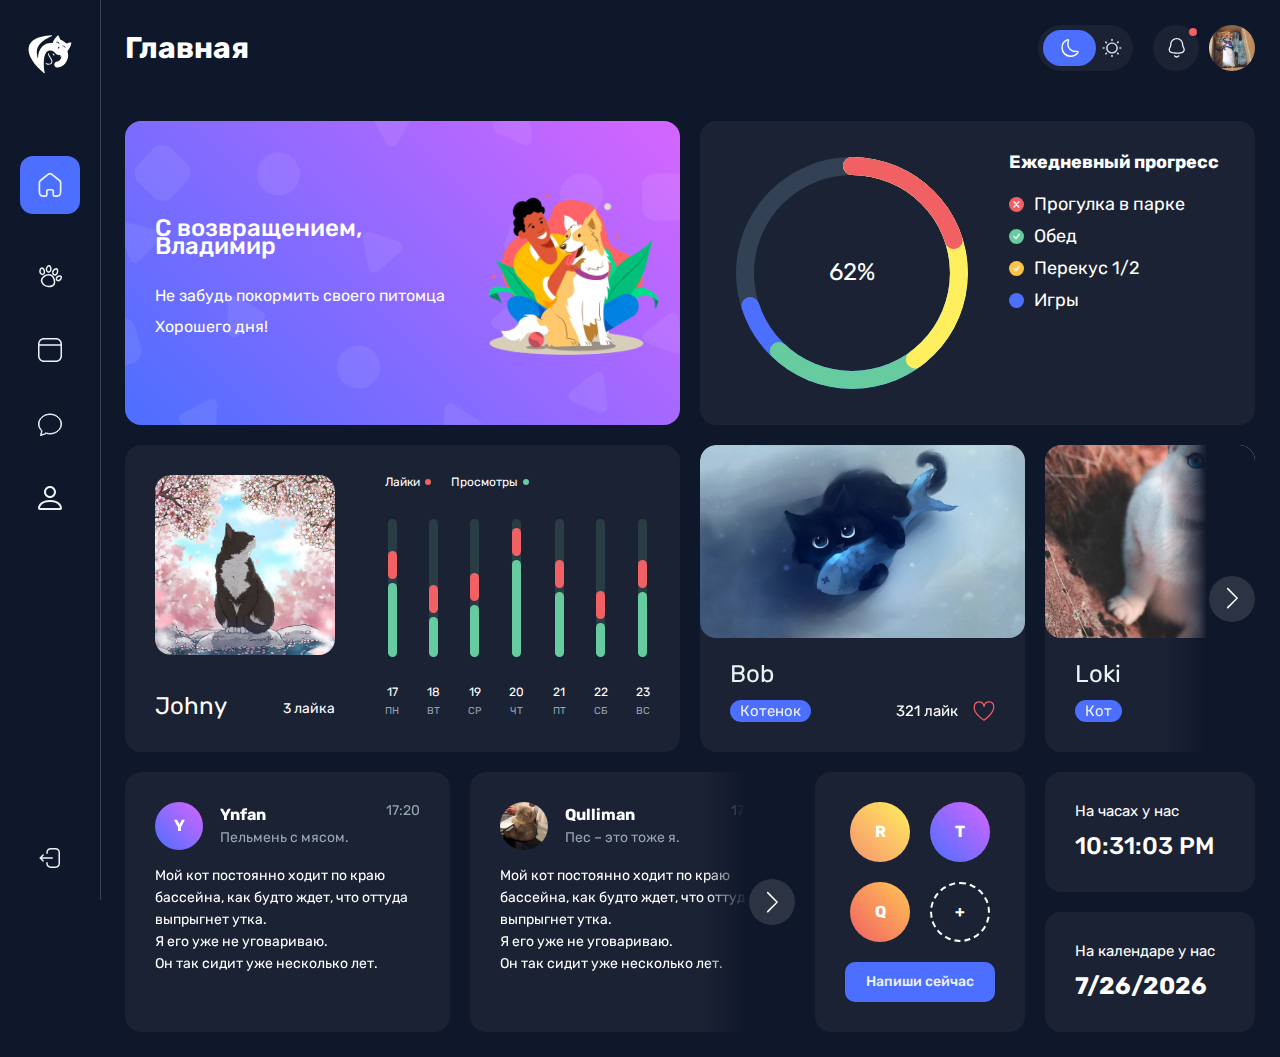
<file: index.html>
<!DOCTYPE html>
<html lang="ru">

<head>
    <meta charset="UTF-8">
    <meta name="viewport" content="width=device-width, initial-scale=1.0">
    <title>Главная</title>
    <link rel="icon" href="icons/logo-dark.svg" type="image/svg+xml">
    <link rel="stylesheet" href="https://cdn.jsdelivr.net/npm/swiper@11/swiper-bundle.min.css">
    <link rel="stylesheet" href="css/index.css">
    <script defer src="https://cdn.jsdelivr.net/npm/swiper@11/swiper-bundle.min.js"></script>
    <script defer src="js/theme.js"></script>
    <script defer src="js/likes.js"></script>
    <script defer src="js/index.js"></script>
</head>

<body>
    <header class="header">
        <label class="header__burger burger">
            <input class="burger__checkbox" type="checkbox">
            <span class="burger__line"></span>
            <span class="burger__line"></span>
            <span class="burger__line"></span>
        </label>
        <nav class="header__menu menu">
            <img class="menu__logo" src="icons/logo.svg" alt="Логотип">
            <ul class="menu__list">
                <li class="menu__item">
                    <a class="menu__link menu__link--active" href="index.html">
                        <img class="menu__icon purple-gradient" src="icons/home.svg" alt="">
                        <span class="menu__name">Home</span>
                    </a>
                </li>
                <li class="menu__item">
                    <a class="menu__link" href="pets.html">
                        <img class="menu__icon orange-gradient" src="icons/pets.svg" alt="">
                        <span class="menu__name">Pets</span>
                    </a>
                </li>
                <li class="menu__item">
                    <a class="menu__link" href="blog.html">
                        <img class="menu__icon yellow-gradient" src="icons/blog.svg" alt="">
                        <span class="menu__name">Blog</span>
                    </a>
                </li>
                <li class="menu__item">
                    <a class="menu__link" href="">
                        <img class="menu__icon pink-gradient" src="icons/chat.svg" alt="">
                        <span class="menu__name">Chat</span>
                    </a>
                </li>
                <li class="menu__item">
                    <a class="menu__link" href="profile.html">
                        <img class="menu__icon green-gradient" src="icons/person.svg" alt="">
                        <span class="menu__name">Profile</span>
                    </a>
                </li>
                <li class="menu__item">
                    <a class="menu__link" href="">
                        <img class="menu__icon blue" src="icons/logout.svg" alt="">
                        <span class="menu__name">Logout</span>
                    </a>
                </li>
            </ul>
        </nav>
        <h1 class="header__title">Главная</h1>
        <label class="header__switcher switcher switcher--theme">
            <input class="switcher__checkbox" type="checkbox">
            <span class="switcher__button"></span>
        </label>
        <button class="header__notices header__notices--active"></button>
        <div class="header__profile-image profile-image" style="background-image: url('images/profile.jpg')"></div>
    </header>
    <main class="main">
        <div class="main__content content">
            <div class="content__welcome welcome box">
                <div class="welcome__text">
                    <p class="welcome__string">С возвращением, Владимир</p>
                    <p class="welcome__string">Не забудь покормить своего питомца</p>
                    <p class="welcome__string">Хорошего дня!</p>
                </div>
                <img class="welcome__image" src="images/img1.png" alt="">
            </div>
            <div class="content__compact compact swiper">
                <div class="compact__list swiper-wrapper">
                    <div class="compact__activity activity box swiper-slide">
                        <div class="activity__pie pie">
                            <div class="pie__circle">
                                <div class="pie__percent">62%</div>
                                <div class="pie__item pie__item--blue" style="--percent: 70"></div>
                                <div class="pie__item pie__item--green" style="--percent: 62"></div>
                                <div class="pie__item pie__item--yellow" style="--percent: 40"></div>
                                <div class="pie__item pie__item--red" style="--percent: 20"></div>
                            </div>
                        </div>
                        <div class="activity__progress progress">
                            <h2 class="progress__title">Ежедневный прогресс</h2>
                            <ul class="progress__list">
                                <li class="progress__item progress__item--unchecked">Прогулка в парке</li>
                                <li class="progress__item progress__item--checked">Обед</li>
                                <li class="progress__item progress__item--checked">Перекус 1/2</li>
                                <li class="progress__item">Игры</li>
                            </ul>
                        </div>
                    </div>
                    <div class="compact__clock clock box swiper-slide">
                        <div class="clock__item">
                            <span class="clock__title">На часах у нас</span>
                            <time class="clock__time" id="time" datetime="2021-10-05T03:46">3:46</time>
                        </div>
                        <div class="clock__item">
                            <span class="clock__title clock__title--calendar">На календаре у нас</span>
                            <time class="clock__date" id="date" datetime="2021-10-05">05.10.2021</time>
                        </div>
                    </div>
                </div>
            </div>
            <div class="content__stats stats box">
                <div class="stats__cover cover">
                    <div class="cover__wrapper swiper">
                        <div class="swiper-wrapper">
                            <div class="swiper-slide">
                                <img class="cover__image" src="images/img4.jpg" alt="">
                            </div>
                            <div class="swiper-slide">
                                <img class="cover__image" src="images/gallery1.jpg" alt="">
                            </div>
                        </div>
                        <div class="cover__shadow"></div>
                        <div class="swiper-button-next"></div>
                        <div class="swiper-button-prev"></div>
                    </div>
                    <div class="cover__desc">
                        <span class="cover__name">Johny</span>
                        <span class="cover__likes">3 лайка</span>
                    </div>
                </div>
                <div class="stats__chart chart">
                    <div class="chart__desc">
                        <span class="chart__caption">Лайки</span>
                        <span class="chart__caption">Просмотры</span>
                    </div>
                    <div class="chart__wrapper">
                        <div class="chart__column">
                            <div class="chart__item" style="--views: 104px; --likes: 28px"></div>
                            <div class="chart__date">17</div>
                            <div class="chart__day">ПН</div>
                        </div>
                        <div class="chart__column">
                            <div class="chart__item" style="--views: 70px; --likes: 28px"></div>
                            <div class="chart__date">18</div>
                            <div class="chart__day">ВТ</div>
                        </div>
                        <div class="chart__column">
                            <div class="chart__item" style="--views: 82px; --likes: 28px"></div>
                            <div class="chart__date">19</div>
                            <div class="chart__day">СР</div>
                        </div>
                        <div class="chart__column">
                            <div class="chart__item" style="--views: 127px; --likes: 28px"></div>
                            <div class="chart__date">20</div>
                            <div class="chart__day">ЧТ</div>
                        </div>
                        <div class="chart__column">
                            <div class="chart__item" style="--views: 95px; --likes: 28px"></div>
                            <div class="chart__date">21</div>
                            <div class="chart__day">ПТ</div>
                        </div>
                        <div class="chart__column">
                            <div class="chart__item" style="--views: 64px; --likes: 28px"></div>
                            <div class="chart__date">22</div>
                            <div class="chart__day">СБ</div>
                        </div>
                        <div class="chart__column">
                            <div class="chart__item" style="--views: 95px; --likes: 28px"></div>
                            <div class="chart__date">23</div>
                            <div class="chart__day">ВС</div>
                        </div>
                    </div>
                </div>
            </div>
            <div class="content__blog blog swiper">
                <div class="blog__list swiper-wrapper">
                    <div class="blog__post post box swiper-slide">
                        <div class="post__info">
                            <div class="post__profile-image profile-image purple-gradient">Y</div>
                            <div class="post__wrapper">
                                <div class="post__line">
                                    <span class="post__name">Ynfan</span>
                                    <time class="post__time" datetime="2021-10-05T17:20">17:20</time>
                                </div>
                                <div class="post__line">
                                    <span class="post__caption">Пельмень с мясом.</span>
                                </div>
                            </div>
                        </div>
                        <div class="post__message">
                            <p>Мой кот постоянно ходит по краю бассейна, как будто ждет, что оттуда
                                выпрыгнет
                                утка.</p>
                            <p>Я его уже не уговариваю.</p>
                            <p>Он так сидит уже несколько лет.</p>
                        </div>
                    </div>
                    <div class="blog__post post box swiper-slide">
                        <div class="post__info">
                            <div class="post__profile-image profile-image" style="background-image: url('images/avatar.jpg')"></div>
                            <div class="post__wrapper">
                                <div class="post__line">
                                    <span class="post__name">Qulliman</span>
                                    <time class="post__time" datetime="2021-10-05T17:20">17:20</time>
                                </div>
                                <div class="post__line">
                                    <span class="post__caption">Пес – это тоже я.</span>
                                </div>
                            </div>
                        </div>
                        <div class="post__message">
                            <p>Мой кот постоянно ходит по краю бассейна, как будто ждет, что оттуда
                                выпрыгнет
                                утка.</p>
                            <p>Я его уже не уговариваю.</p>
                            <p>Он так сидит уже несколько лет.</p>
                        </div>
                    </div>
                    <div class="blog__post post box swiper-slide">
                        <div class="post__info">
                            <div class="post__profile-image profile-image yellow-gradient online">R</div>
                            <div class="post__wrapper">
                                <div class="post__line">
                                    <span class="post__name">Ran</span>
                                    <time datetime="2021-10-05T08:20" class="post__time">8:20</time>
                                </div>
                                <div class="post__line">
                                    <span class="post__caption">Взгляд - это зеркало души.</span>
                                </div>
                            </div>
                        </div>
                        <div class="post__message">
                            <p>Жил да был как-то хомяк, он любил играть с прищепками и был одинок, и решил
                                создать семью, которая состояла из хомячихи и двух хомячат. И вот однажды в
                                доме
                                появился еще один хомяк</p>
                        </div>
                    </div>
                    <div class="blog__post post box swiper-slide">
                        <div class="post__info">
                            <div class="post__profile-image profile-image orange-gradient online">F</div>
                            <div class="post__wrapper">
                                <div class="post__line">
                                    <span class="post__name">Frefyse</span>
                                    <time datetime="2021-10-05T04:20" class="post__time">4:20</time>
                                </div>
                                <div class="post__line">
                                    <span class="post__caption">ауф диар фройндшафт!</span>
                                </div>
                            </div>
                        </div>
                        <div class="post__message">
                            <p>Что делать если кот укусил собаку? Прочитать эту историю. Кот укусил собаку.
                                Собака укусила кошку. А кошка, случайно, укусила человека. И теперь на нем
                                живого места нет!</p>
                        </div>
                    </div>
                    <div class="blog__post post box swiper-slide">
                        <div class="post__info">
                            <div class="post__profile-image profile-image purple-gradient">Y</div>
                            <div class="post__wrapper">
                                <div class="post__line">
                                    <span class="post__name">Ynfan</span>
                                    <time datetime="2021-10-05T17:20" class="post__time">17:20</time>
                                </div>
                                <div class="post__line">
                                    <span class="post__caption">Пельмень с мясом.</span>
                                </div>
                            </div>
                        </div>
                        <div class="post__message">
                            <p>Мой кот постоянно ходит по краю бассейна, как будто ждет, что оттуда
                                выпрыгнет
                                утка.</p>
                            <p>Я его уже не уговариваю.</p>
                            <p>Он так сидит уже несколько лет.</p>
                        </div>
                    </div>
                </div>
                <div class="swiper-button-next"></div>
                <div class="swiper-button-prev"></div>
            </div>
            <div class="content__gallery gallery swiper">
                <div class="gallery__list swiper-wrapper">
                    <div class="gallery__card card card box swiper-slide">
                        <a class="card__link" href="pets-detail.html">
                            <img class="card__image" src="images/gallery1.jpg" alt="">
                        </a>
                        <div class="card__desc">
                            <a class="card__name" href="pets-detail.html">Bob</a>
                            <div class="card__info">
                                <span class="card__caption young">Котенок</span>
                                <button class="card__like-counter">321</button>
                            </div>
                        </div>
                    </div>
                    <div class="gallery__card card box swiper-slide">
                        <a class="card__link" href="pets-detail.html"><img class="card__image"
                                src="images/gallery2.jpg" alt=""></a>
                        <div class="card__desc">
                            <a class="card__name" href="pets-detail.html">Loki</a>
                            <div class="card__info">
                                <span class="card__caption">Кот</span>
                                <button class="card__like-counter pressed">326</button>
                            </div>
                        </div>
                    </div>
                    <div class="gallery__card card box swiper-slide">
                        <a class="card__link" href="pets-detail.html"><img class="card__image"
                                src="images/gallery3.jpg" alt=""></a>
                        <div class="card__desc">
                            <a class="card__name" href="pets-detail.html">Bob</a>
                            <div class="card__info">
                                <span class="card__caption young">Котенок</span>
                                <button class="card__like-counter">2</button>
                            </div>
                        </div>
                    </div>
                    <div class="gallery__card card box swiper-slide">
                        <a class="card__link" href="pets-detail.html"><img class="card__image"
                                src="images/gallery4.jpg" alt=""></a>
                        <div class="card__desc">
                            <a class="card__name" href="pets-detail.html">Loki</a>
                            <div class="card__info">
                                <span class="card__caption">Кот</span>
                                <button class="card__like-counter">1</button>
                            </div>
                        </div>
                    </div>
                </div>
                <div class="swiper-button-next"></div>
                <div class="swiper-button-prev"></div>
            </div>
            <div class="content__users users box">
                <div class="users__wrapper">
                    <div class="users__profile-image profile-image yellow-gradient">r</div>
                    <div class="users__profile-image profile-image purple-gradient">t</div>
                    <div class="users__profile-image profile-image orange-gradient">q</div>
                    <div class="users__profile-image profile-image green-gradient">j</div>
                    <div class="users__profile-image profile-image pink-gradient">y</div>
                    <div class="users__profile-image profile-image green-gradient">j</div>
                    <div class="users__profile-image profile-image">+</div>
                </div>
                <button class="users__button button button--small">Напиши сейчас</button>
            </div>
        </div>
    </main>
</body>

</html>
</file>
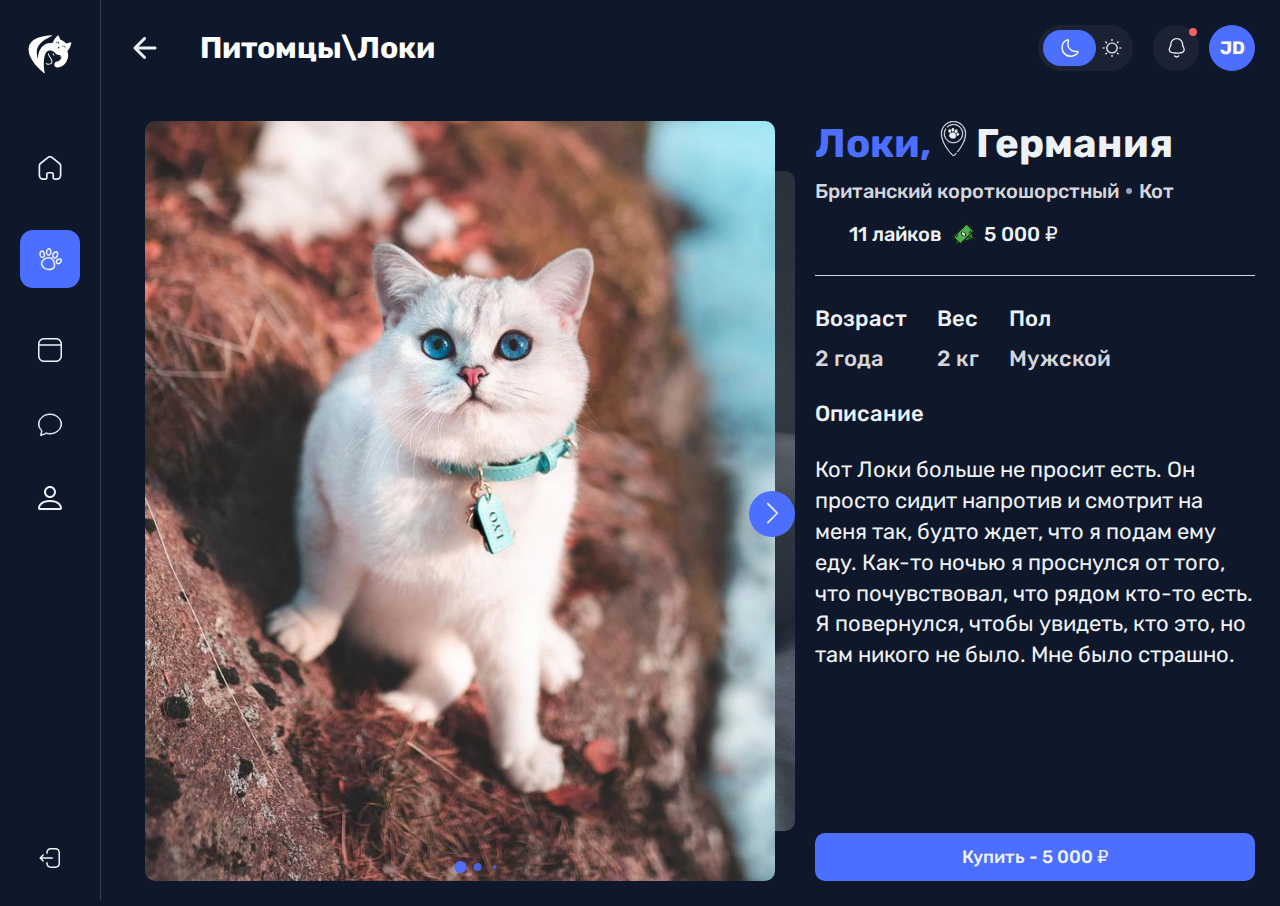
<file: pets-detail.html>
<!DOCTYPE html>
<html lang="ru">

<head>
    <meta charset="UTF-8">
    <meta name="viewport" content="width=device-width, initial-scale=1.0">
    <title>Питомцы</title>
    <link rel="icon" href="icons/logo-dark.svg" type="image/svg+xml">
    <link rel="stylesheet" href="https://cdn.jsdelivr.net/npm/swiper@11/swiper-bundle.min.css" />
    <link rel="stylesheet" href="css/index.css">
    <link rel="stylesheet" href="css/pets-detail.css">
    <script defer src="https://cdn.jsdelivr.net/npm/swiper@11/swiper-bundle.min.js"></script>
    <script defer src="js/theme.js"></script>
    <script defer src="js/petsDetail.js"></script>
</head>

<body>
    <header class="header">
        <label class="header__burger burger">
            <input class="burger__checkbox" type="checkbox">
            <span class="burger__line"></span>
            <span class="burger__line"></span>
            <span class="burger__line"></span>
        </label>
        <nav class="header__menu menu">
            <img class="menu__logo" src="icons/logo.svg" alt="Логотип">
            <ul class="menu__list">
                <li class="menu__item">
                    <a class="menu__link" href="index.html">
                        <img class="menu__icon purple-gradient" src="icons/home.svg" alt="">
                        <span class="menu__name">Home</span>
                    </a>
                </li>
                <li class="menu__item">
                    <a class="menu__link menu__link--active" href="pets.html">
                        <img class="menu__icon orange-gradient" src="icons/pets.svg" alt="">
                        <span class="menu__name">Pets</span>
                    </a>
                </li>
                <li class="menu__item">
                    <a class="menu__link" href="blog.html">
                        <img class="menu__icon yellow-gradient" src="icons/blog.svg" alt="">
                        <span class="menu__name">Blog</span>
                    </a>
                </li>
                <li class="menu__item">
                    <a class="menu__link" href="">
                        <img class="menu__icon pink-gradient" src="icons/chat.svg" alt="">
                        <span class="menu__name">Chat</span>
                    </a>
                </li>
                <li class="menu__item">
                    <a class="menu__link" href="profile.html">
                        <img class="menu__icon green-gradient" src="icons/person.svg" alt="">
                        <span class="menu__name">Profile</span>
                    </a>
                </li>
                <li class="menu__item">
                    <a class="menu__link" href="">
                        <img class="menu__icon blue" src="icons/logout.svg" alt="">
                        <span class="menu__name">Logout</span>
                    </a>
                </li>
            </ul>
        </nav>
        <button class="return" onclick="window.history.back()"></button>
        <h1 class="header__title">Питомцы\Локи</h1>
        <label class="header__switcher switcher switcher--theme">
            <input class="switcher__checkbox" type="checkbox">
            <span class="switcher__button"></span>
        </label>
        <button class="header__notices header__notices--active"></button>
        <div class="header__profile-image profile-image">JD</div>
    </header>
    <main class="main">
        <div class="content">
            <div class="pets-detail swiper">
                <div class="swiper-wrapper">
                    <div class="swiper-slide">
                        <img class="pets-detail-image" src="images/gallery2.jpg" alt="">
                    </div>
                    <div class="swiper-slide">
                        <img class="pets-detail-image" src="images/gallery13.jpg" alt="">
                    </div>
                    <div class="swiper-slide">
                        <img class="pets-detail-image" src="images/gallery14.jpg" alt="">
                    </div>
                    <div class="swiper-slide">
                        <img class="pets-detail-image" src="images/gallery3.jpg" alt="">
                    </div>
                    <div class="swiper-slide">
                        <img class="pets-detail-image" src="images/gallery4.jpg" alt="">
                    </div>
                    <div class="swiper-slide">
                        <img class="pets-detail-image" src="images/gallery5.jpg" alt="">
                    </div>
                    <div class="swiper-slide">
                        <img class="pets-detail-image" src="images/gallery6.jpg" alt="">
                    </div>
                </div>
                <div class="swiper-button-next"></div>
                <div class="swiper-button-prev"></div>
                <div class="swiper-pagination"></div>
            </div>
            <div class="pets-detail-wrapper">
                <div class="pets-detail-caption">
                    <p><span class="caption-name">Локи,</span></p>
                    <img class="caption-icon" src="icons/location.svg" alt="">
                    <p>Германия</p>
                </div>
                <div class="pets-detail-breed">
                    <p>Британский короткошорстный</p>
                    <span class="breed-separator"></span>
                    <p>Кот</p>
                </div>
                <div class="pets-detail-counters">
                    <div class="counter-row">
                        <div class="like-icon"></div>
                        <p>11 лайков</p>
                    </div>
                    <div class="counter-row">
                        <div class="cost-icon"></div>
                        <p>5 000 ₽</p>
                    </div>
                </div>
                <div class="pets-detail-separator"></div>
                <div class="pets-detail-table">
                    <p><span class="table-head">Возраст</span></p>
                    <p><span class="table-head">Вес</span></p>
                    <p><span class="table-head">Пол</span></p>
                    <p>2 года</p>
                    <p>2 кг</p>
                    <p>Мужской</p>
                </div>
                <p><span class="description-title">Описание</span></p>
                <article class="description-text">
                    <p>Кот Локи больше не просит есть. Он просто сидит напротив и смотрит на меня так, будто ждет,
                        что я
                        подам ему еду. Как-то ночью я проснулся от того, что почувствовал, что рядом кто-то есть. Я
                        повернулся, чтобы увидеть, кто это, но там никого не было. Мне было страшно.</p>
                </article>
                <button class="button">Купить - 5 000 ₽</button>
            </div>
        </div>
    </main>
</body>

</html>
</file>
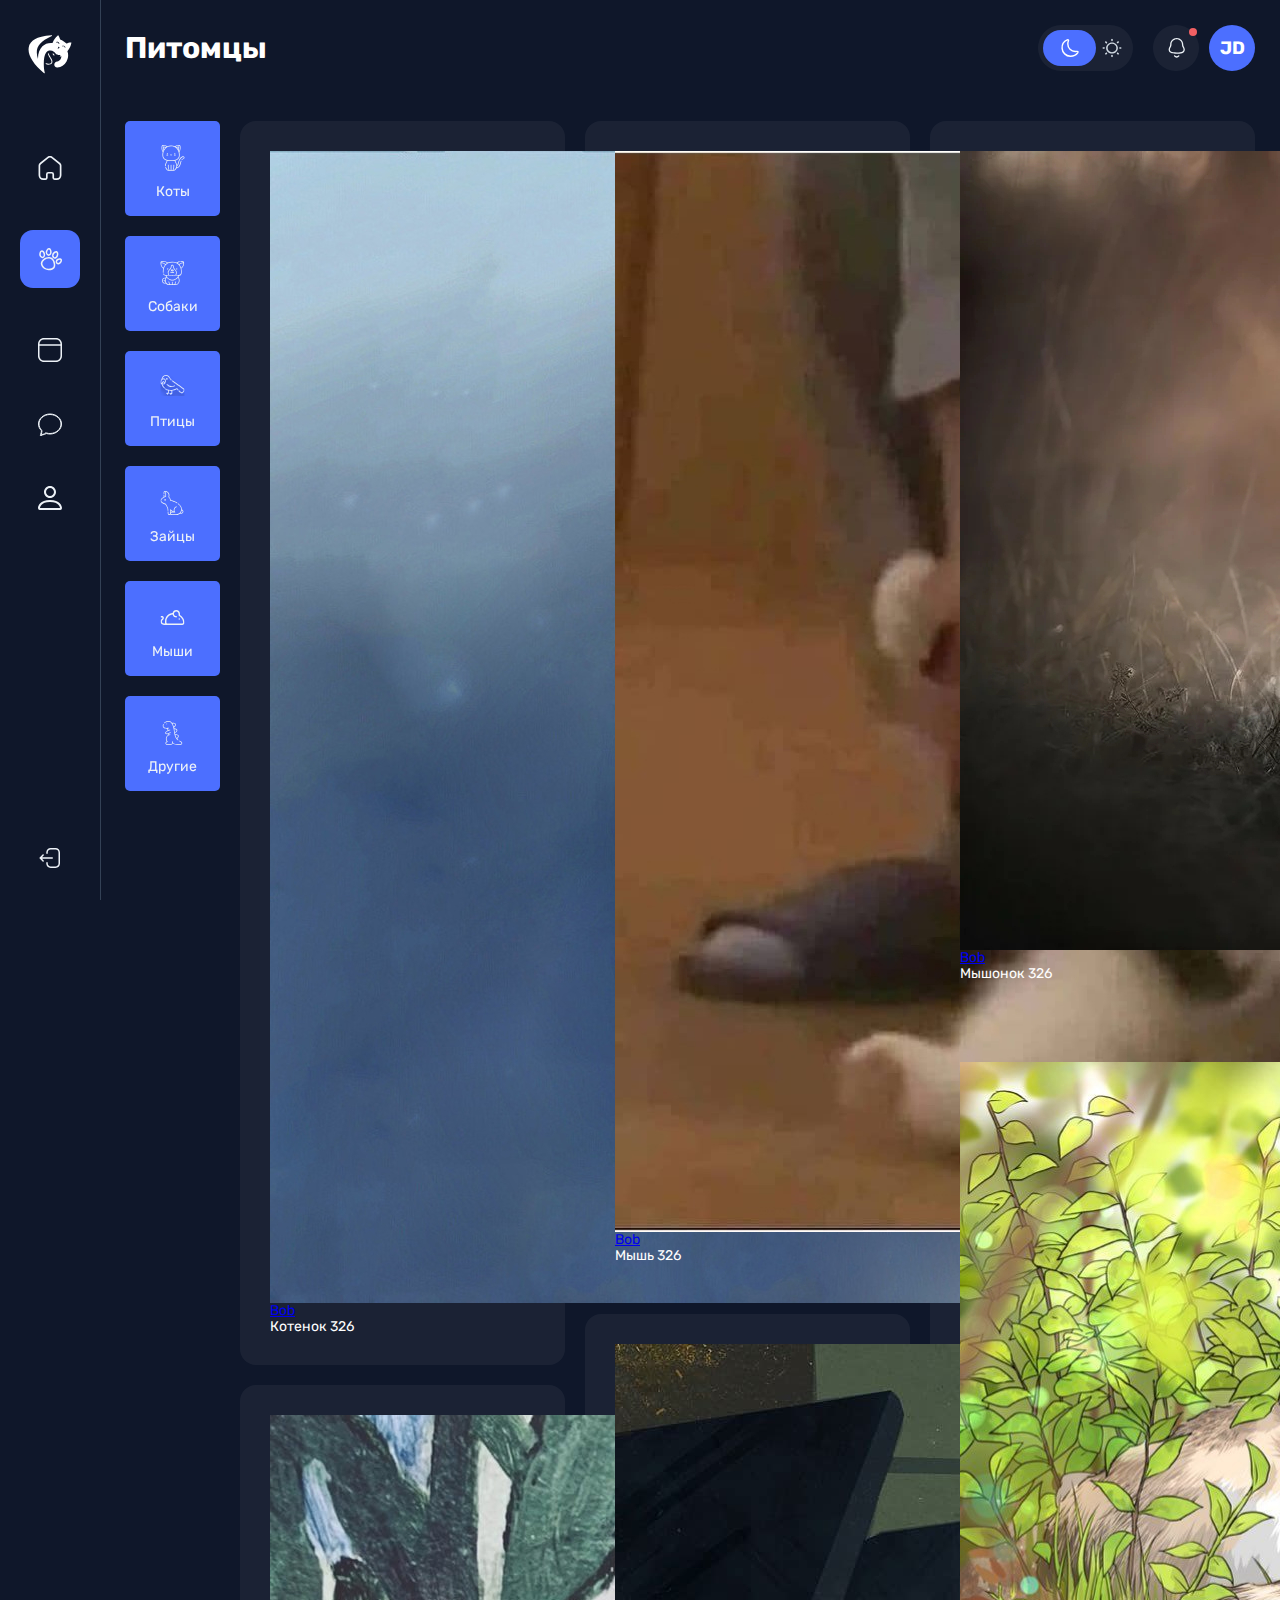
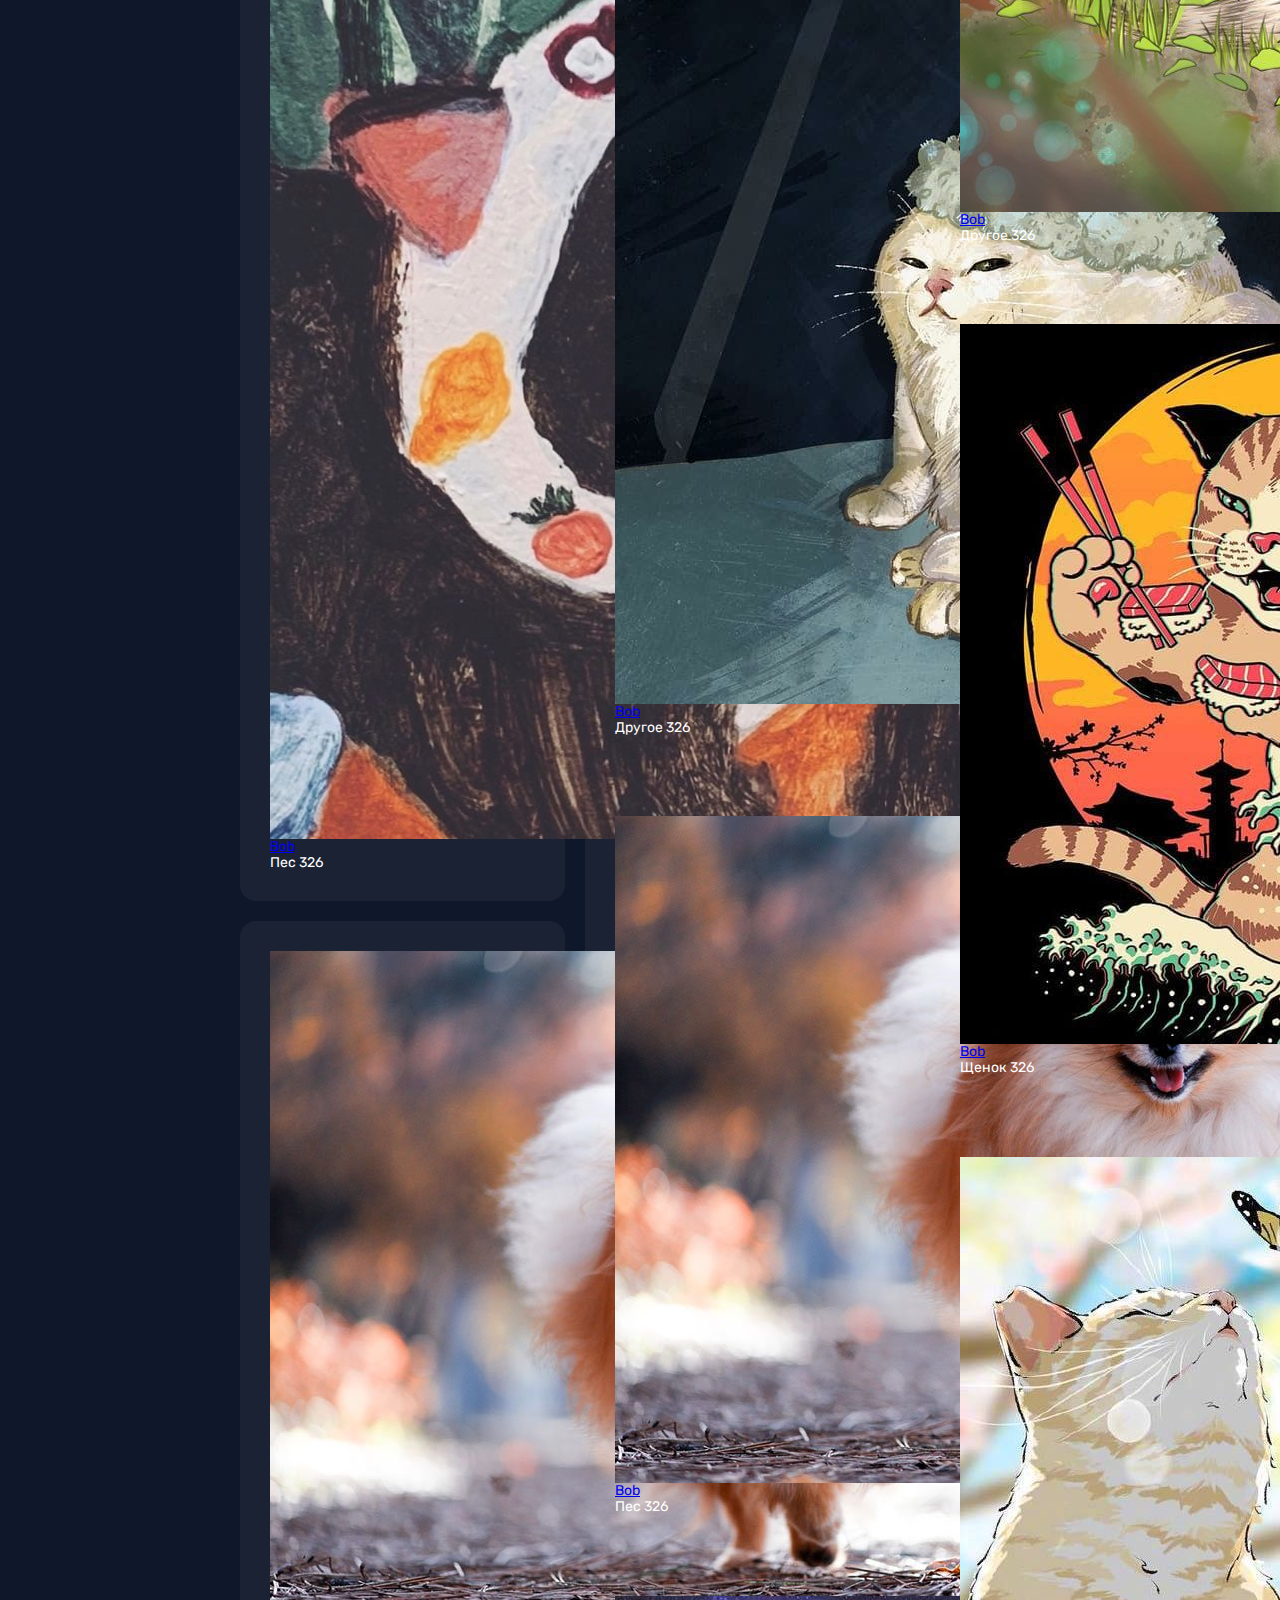
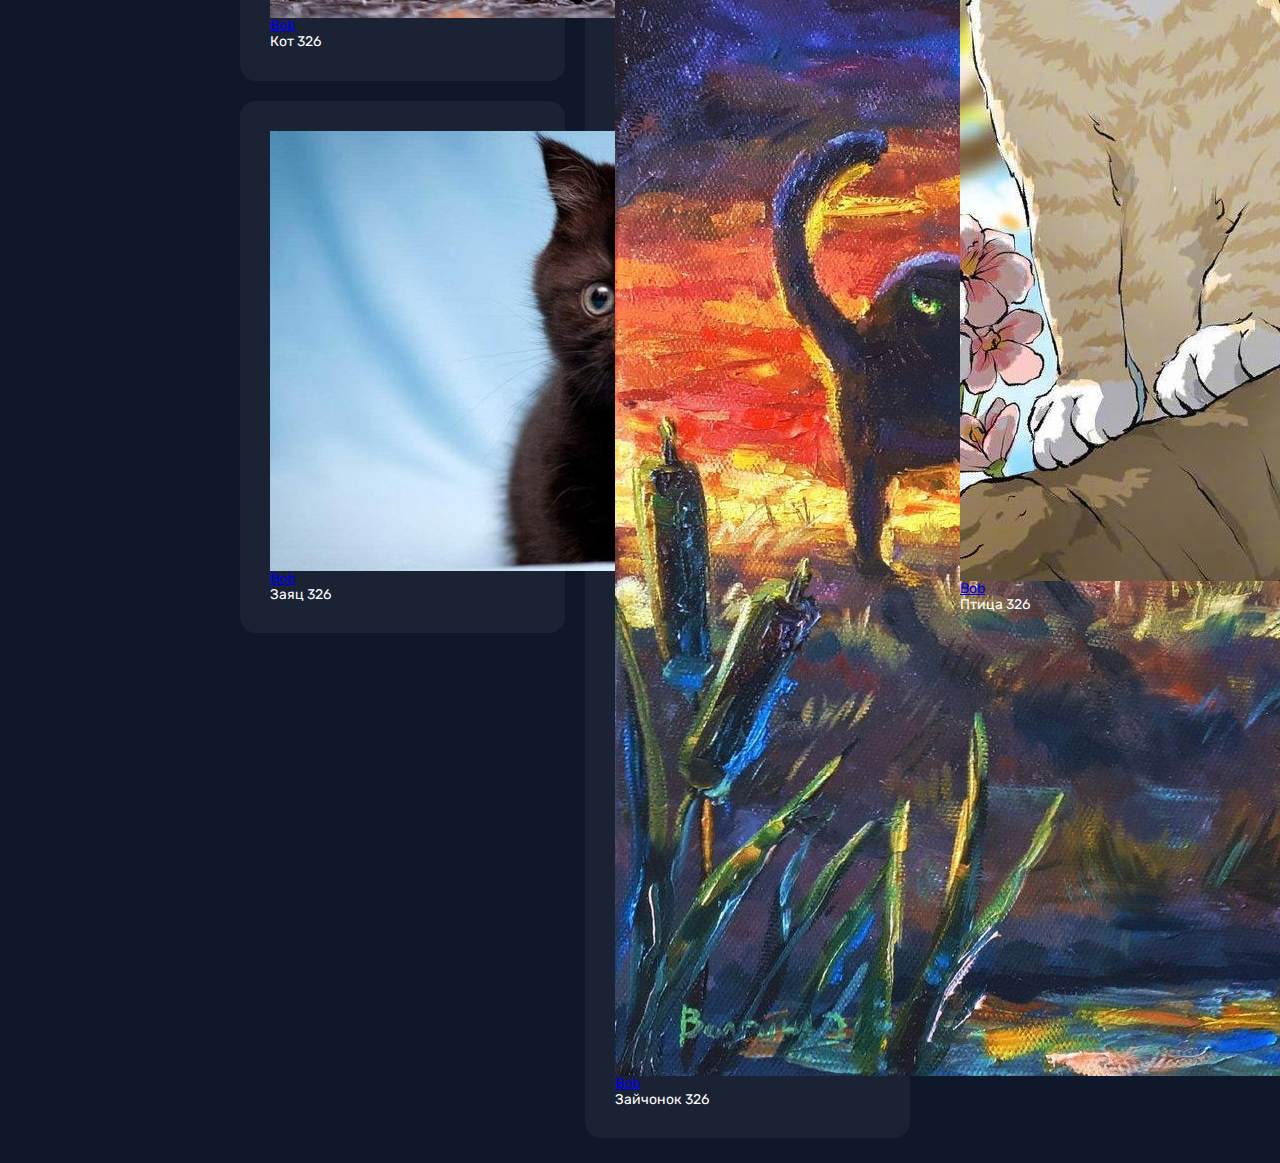
<file: pets.html>
<!DOCTYPE html>
<html lang="ru">

<head>
    <meta charset="UTF-8">
    <meta name="viewport" content="width=device-width, initial-scale=1.0">
    <title>Питомцы</title>
    <link rel="icon" href="icons/logo-dark.svg" type="image/svg+xml">
    <link rel="stylesheet" href="https://cdn.jsdelivr.net/npm/swiper@11/swiper-bundle.min.css" />
    <link rel="stylesheet" href="css/index.css">
    <script defer src="https://cdn.jsdelivr.net/npm/swiper@11/swiper-bundle.min.js"></script>
    <script defer src="js/theme.js"></script>
    <script defer src="js/likes.js"></script>
    <script defer src="js/pets.js"></script>
</head>

<body>
    <header class="header">
        <label class="header__burger burger">
            <input class="burger__checkbox" type="checkbox">
            <span class="burger__line"></span>
            <span class="burger__line"></span>
            <span class="burger__line"></span>
        </label>
        <nav class="header__menu menu">
            <img class="menu__logo" src="icons/logo.svg" alt="Логотип">
            <ul class="menu__list">
                <li class="menu__item">
                    <a class="menu__link" href="index.html">
                        <img class="menu__icon purple-gradient" src="icons/home.svg" alt="">
                        <span class="menu__name">Home</span>
                    </a>
                </li>
                <li class="menu__item">
                    <a class="menu__link menu__link--active" href="pets.html">
                        <img class="menu__icon orange-gradient" src="icons/pets.svg" alt="">
                        <span class="menu__name">Pets</span>
                    </a>
                </li>
                <li class="menu__item">
                    <a class="menu__link" href="blog.html">
                        <img class="menu__icon yellow-gradient" src="icons/blog.svg" alt="">
                        <span class="menu__name">Blog</span>
                    </a>
                </li>
                <li class="menu__item">
                    <a class="menu__link" href="">
                        <img class="menu__icon pink-gradient" src="icons/chat.svg" alt="">
                        <span class="menu__name">Chat</span>
                    </a>
                </li>
                <li class="menu__item">
                    <a class="menu__link" href="profile.html">
                        <img class="menu__icon green-gradient" src="icons/person.svg" alt="">
                        <span class="menu__name">Profile</span>
                    </a>
                </li>
                <li class="menu__item">
                    <a class="menu__link" href="">
                        <img class="menu__icon blue" src="icons/logout.svg" alt="">
                        <span class="menu__name">Logout</span>
                    </a>
                </li>
            </ul>
        </nav>
        <h1 class="header__title">Питомцы</h1>
        <label class="header__switcher switcher switcher--theme">
            <input class="switcher__checkbox" type="checkbox">
            <span class="switcher__button"></span>
        </label>
        <button class="header__notices header__notices--active"></button>
        <div class="header__profile-image profile-image">JD</div>
    </header>
    <main class="main">
        <div class="content">
            <nav class="pets-menu swiper">
                <ul class="pets-menu-list swiper-wrapper">
                    <li class="pets-menu-item swiper-slide pets-menu-item-active" id="cats">
                        <div class="pets-menu-icon"></div>
                        <p>Коты</p>
                    </li>
                    <li class="pets-menu-item swiper-slide pets-menu-item-active" id="dogs">
                        <div class="pets-menu-icon"></div>
                        <p>Собаки</p>
                    </li>
                    <li class="pets-menu-item swiper-slide pets-menu-item-active" id="birds">
                        <div class="pets-menu-icon"></div>
                        <p>Птицы</p>
                    </li>
                    <li class="pets-menu-item swiper-slide pets-menu-item-active" id="hares">
                        <div class="pets-menu-icon"></div>
                        <p>Зайцы</p>
                    </li>
                    <li class="pets-menu-item swiper-slide pets-menu-item-active" id="mice">
                        <div class="pets-menu-icon"></div>
                        <p>Мыши</p>
                    </li>
                    <li class="pets-menu-item swiper-slide pets-menu-item-active" id="others">
                        <div class="pets-menu-icon"></div>
                        <p>Другие</p>
                    </li>
                </ul>
            </nav>
            <section class="pets-gallery">
                <figure class="pets-gallery-item cat box">
                    <a class="gallery-image-link" href="pets-detail.html"><img class="gallery-image" src="images/gallery1.jpg" alt=""></a>
                    <figcaption class="gallery-description">
                        <a href="pets-detail.html" class="gallery-name">Bob</a>
                        <div class="gallery-info">
                            <span class="gallery-caption young">Котенок</span>
                            <span class="likes-counter">326</span>
                        </div>
                    </figcaption>
                </figure>
                <figure class="pets-gallery-item dog box">
                    <a class="gallery-image-link" href="pets-detail.html"><img class="gallery-image" src="images/gallery3.jpg" alt=""></a>
                    <figcaption class="gallery-description">
                        <a href="pets-detail.html" class="gallery-name">Bob</a>
                        <div class="gallery-info">
                            <span class="gallery-caption">Пес</span>
                            <span class="likes-counter">326</span>
                        </div>
                    </figcaption>
                </figure>
                <figure class="pets-gallery-item cat box">
                    <a class="gallery-image-link" href="pets-detail.html"><img class="gallery-image" src="images/gallery4.jpg" alt=""></a>
                    <figcaption class="gallery-description">
                        <a href="pets-detail.html" class="gallery-name">Bob</a>
                        <div class="gallery-info">
                            <span class="gallery-caption">Кот</span>
                            <span class="likes-counter">326</span>
                        </div>
                    </figcaption>
                </figure>
                <figure class="pets-gallery-item hare box">
                    <a class="gallery-image-link" href="pets-detail.html"><img class="gallery-image" src="images/gallery5.jpg" alt=""></a>
                    <figcaption class="gallery-description">
                        <a href="pets-detail.html" class="gallery-name">Bob</a>
                        <div class="gallery-info">
                            <span class="gallery-caption">Заяц</span>
                            <span class="likes-counter">326</span>
                        </div>
                    </figcaption>
                </figure>
                <figure class="pets-gallery-item mouse box">
                    <a class="gallery-image-link" href="pets-detail.html"><img class="gallery-image" src="images/gallery6.jpg" alt=""></a>
                    <figcaption class="gallery-description">
                        <a href="pets-detail.html" class="gallery-name">Bob</a>
                        <div class="gallery-info">
                            <span class="gallery-caption">Мышь</span>
                            <span class="likes-counter">326</span>
                        </div>
                    </figcaption>
                </figure>
                <figure class="pets-gallery-item other box">
                    <a class="gallery-image-link" href="pets-detail.html"><img class="gallery-image" src="images/gallery7.jpg" alt=""></a>
                    <figcaption class="gallery-description">
                        <a href="pets-detail.html" class="gallery-name">Bob</a>
                        <div class="gallery-info">
                            <span class="gallery-caption young">Другое</span>
                            <span class="likes-counter">326</span>
                        </div>
                    </figcaption>
                </figure>
                <figure class="pets-gallery-item dog box">
                    <a class="gallery-image-link" href="pets-detail.html"><img class="gallery-image" src="images/gallery4.jpg" alt=""></a>
                    <figcaption class="gallery-description">
                        <a href="pets-detail.html" class="gallery-name">Bob</a>
                        <div class="gallery-info">
                            <span class="gallery-caption">Пес</span>
                            <span class="likes-counter">326</span>
                        </div>
                    </figcaption>
                </figure>
                <figure class="pets-gallery-item hare box">
                    <a class="gallery-image-link" href="pets-detail.html"><img class="gallery-image" src="images/gallery8.jpg" alt=""></a>
                    <figcaption class="gallery-description">
                        <a href="pets-detail.html" class="gallery-name">Bob</a>
                        <div class="gallery-info">
                            <span class="gallery-caption young">Зайчонок</span>
                            <span class="likes-counter">326</span>
                        </div>
                    </figcaption>
                </figure>
                <figure class="pets-gallery-item mouse box">
                    <a class="gallery-image-link" href="pets-detail.html"><img class="gallery-image" src="images/gallery9.jpg" alt=""></a>
                    <figcaption class="gallery-description">
                        <a href="pets-detail.html" class="gallery-name">Bob</a>
                        <div class="gallery-info">
                            <span class="gallery-caption young">Мышонок</span>
                            <span class="likes-counter">326</span>
                        </div>
                    </figcaption>
                </figure>
                <figure class="pets-gallery-item other box">
                    <a class="gallery-image-link" href="pets-detail.html"><img class="gallery-image" src="images/gallery10.jpg" alt=""></a>
                    <figcaption class="gallery-description">
                        <a href="pets-detail.html" class="gallery-name">Bob</a>
                        <div class="gallery-info">
                            <span class="gallery-caption">Другое</span>
                            <span class="likes-counter">326</span>
                        </div>
                    </figcaption>
                </figure>
                <figure class="pets-gallery-item dog box">
                    <a class="gallery-image-link" href="pets-detail.html"><img class="gallery-image" src="images/gallery11.jpg" alt=""></a>
                    <figcaption class="gallery-description">
                        <a href="pets-detail.html" class="gallery-name">Bob</a>
                        <div class="gallery-info">
                            <span class="gallery-caption young">Щенок</span>
                            <span class="likes-counter">326</span>
                        </div>
                    </figcaption>
                </figure>
                <figure class="pets-gallery-item bird box">
                    <a class="gallery-image-link" href="pets-detail.html"><img class="gallery-image" src="images/gallery12.jpg" alt=""></a>
                    <figcaption class="gallery-description">
                        <a href="pets-detail.html" class="gallery-name">Bob</a>
                        <div class="gallery-info">
                            <span class="gallery-caption">Птица</span>
                            <span class="likes-counter">326</span>
                        </div>
                    </figcaption>
                </figure>
            </section>
        </div>
    </main>
</body>

</html>
</file>
<file: css/index.css>
@import 'normalize.css';
@import "fonts.css";
html {
  box-sizing: border-box;
}

*,
*::after,
*::before {
  box-sizing: inherit;
}

:root {
  --yellow: #ffc542;
  --solid-primary-light: #edf2f7;
  --solid-primary: #4c6fff;
  --solid-succes: #66cb9f;
  --solid-danger: #f16063;
  --solid-secondary: #edf2f7;
  --solid-light-gray: #d5d5dc;
  --solid-light-dark: #334155;
  --solid-dark-light-theme: #17171b;
  --solid-bg-dark: #0f172a;
  --swiper-navigation-size: 21px;
  --swiper-theme-color: #fff;
  --background-color: #0f172a;
  --box-color: rgba(255, 255, 255, 0.05);
  --text-color: #fff;
  --text-secondary-color: var(--solid-primary-light);
  --pie-color: #334155;
  --chart-color: #2a3c44;
  --border-color: #334155;
  --gradients-yellow-gradient: linear-gradient(225deg, #FFEF5E 0%, #F7936F 100%);
  --gradients-orange-gradient: linear-gradient(225deg, #FFC656 0%, #F16063 100%);
  --gradients-purple-gradient: linear-gradient(225deg, #D665FF 0%, #4C6FFF 100%);
  --gradients-pink-gradient: linear-gradient(224deg, #FF92AE 8.18%, #FF3D9A 95.84%);
  --gradients-green-gradient: linear-gradient(225deg, #67E9F1 0%, #24E795 100%);
}

.red {
  background-color: var(--solid-danger);
}

.green {
  background-color: var(--solid-succes);
}

.blue {
  background-color: var(--solid-primary);
}

.yellow {
  background-color: var(--yellow);
}

.yellow-gradient {
  background: var(--gradients-yellow-gradient, linear-gradient(225deg, #FFEF5E 0%, #F7936F 100%));
}

.orange-gradient {
  background: var(--gradients-orange-gradient, linear-gradient(225deg, #FFC656 0%, #F16063 100%));
}

.purple-gradient {
  background: var(--gradients-purple-gradient, linear-gradient(225deg, #D665FF 0%, #4C6FFF 100%));
}

.pink-gradient {
  background: var(--gradients-pink-gradient, linear-gradient(224deg, #FF92AE 8.18%, #FF3D9A 95.84%));
}

.green-gradient {
  background: var(--gradients-green-gradient, linear-gradient(225deg, #67E9F1 0%, #24E795 100%));
}

body {
  color: var(--text-color);
  background-color: var(--background-color);
  font-family: "Rubik", sans-serif;
  font-size: 14px;
  font-weight: 400;
}

button {
  padding: 0;
  margin: 0;
  border: none;
  color: var(--text-color);
  background: 0;
}

p {
  margin: 0;
}

h1, h2, h3, h4, h5, h6 {
  margin: 0;
}

img {
  display: block;
}

ul {
  padding: 0;
  margin: 0;
}

figure {
  margin: 0;
}

fieldset {
  padding: 0;
  margin: 0;
  border: none;
}

/*UI*/
.button {
  display: flex;
  align-items: center;
  justify-content: center;
  width: 100%;
  height: 48px;
  padding: 0;
  margin: 0;
  border: none;
  border-radius: 10px;
  color: var(--solid-primary-light);
  background: var(--solid-primary, #4C6FFF);
  cursor: pointer;
  transition: 0.3s;
  font-family: var(--font-family);
  font-size: 18px;
  font-weight: 500;
}
.button:hover {
  background: rgba(76, 111, 255, 0.8);
}
.button:disabled {
  background: var(--solid-light-dark);
}
.button--small {
  height: 40px;
  font-size: 14px;
}

/*input-text*/
.input-text-label {
  position: relative;
  display: flex;
  flex-direction: column;
  height: 37px;
  padding: 8px;
  border-bottom: 1px solid var(--text-secondary-color);
  gap: 0;
}

.input-text-label:has(.input-text-title) {
  padding: 0 8px;
}

.input-text-title {
  line-height: 14px;
  color: var(--text-secondary-color);
  font-size: 10px;
}

.input-text {
  width: 100%;
  line-height: 21px;
  padding: 0;
  border: none;
  color: var(--text-secondary-color);
  background: transparent;
  font-size: 14px;
}

.input-text:focus {
  outline: none;
}

.input-text::placeholder {
  color: var(--solid-light-gray);
}

.input-text.invalid {
  color: var(--solid-danger);
}

.input-text.invalid:valid {
  color: var(--solid-succes);
}

.input-text.invalid::placeholder {
  color: var(--solid-danger);
}

.just-validate-error-field {
  color: var(--solid-danger);
}

.just-validate-error-field::placeholder {
  color: var(--solid-danger);
}

.input-text-label:has(.just-validate-error-field) {
  border-bottom: 1px solid var(--solid-danger);
}

.input-text-label:has(.just-validate-error-field) .input-text-title {
  color: var(--solid-danger);
}

.just-validate-success-field {
  color: var(--solid-succes);
}

.just-validate-success-field::placeholder {
  color: var(--solid-succes);
}

.input-text-label:has(.just-validate-success-field) {
  border-bottom: 1px solid var(--solid-succes);
}

.input-text-label:has(.just-validate-success-field) .input-text-title {
  color: var(--solid-succes);
}

.just-validate-error-label {
  position: absolute;
  top: 37px;
  right: 0;
  line-height: 12px;
  color: var(--solid-danger);
  text-align: right;
  font-size: 8px;
}

input:-internal-autofill-selected {
  background: transparent;
}

/*input-text end*/
/*input-radio*/
.input-radio {
  display: none;
}

.radio {
  display: flex;
  align-items: center;
  justify-content: center;
  width: 24px;
  height: 24px;
  border: 2px solid var(--solid-light-dark);
  border-radius: 50%;
  background: var(--solid-primary-light);
  cursor: pointer;
}

.radio::after {
  width: 0;
  height: 0;
  border-radius: 50%;
  background: var(--solid-primary);
  content: "";
  transition: width 0.2s, height 0.2s;
}

.input-radio:checked ~ .radio::after {
  width: 14px;
  height: 14px;
}

/*input-radio end*/
/*input-checkbox*/
.input-checkbox {
  display: none;
}

.checkbox {
  position: relative;
  display: block;
  width: 36px;
  height: 19px;
  border-radius: 98px;
  background: var(--solid-light-dark);
  cursor: pointer;
}

.input-checkbox:checked ~ .checkbox {
  background: var(--solid-primary);
}

.checkbox::before {
  position: absolute;
  top: 2.5px;
  left: 2.5px;
  display: block;
  width: 13px;
  height: 13px;
  border-radius: 50%;
  background: var(--solid-primary-light);
  content: "";
}

.input-checkbox:checked ~ .checkbox::before {
  translate: 17px;
}

/*input-checkbox end*/
.profile-image {
  position: relative;
  display: inline-grid;
  flex-shrink: 0;
  width: 32px;
  height: 32px;
  line-height: 100%;
  border-radius: 50%;
  color: #fff;
  background-color: var(--solid-primary);
  background-repeat: no-repeat;
  background-position: center;
  background-size: contain;
  cursor: pointer;
  text-transform: uppercase;
  font-size: 12px;
  font-weight: 700;
  text-decoration: none;
  place-content: center;
}
.profile-image::after {
  position: absolute;
  top: -2px;
  right: -2px;
  width: 14px;
  height: 14px;
  border: 2px solid #fafaf9;
  border-radius: 50%;
  background: #22c55e;
  content: "";
  transition: scale 0.3s;
  scale: 0;
}
.profile-image.online::after {
  animation: appearance 0.3s 0.5s backwards;
  scale: 1;
}

/*UI end*/
.header {
  position: sticky;
  z-index: 2;
  top: 0;
  display: flex;
  align-items: center;
  padding: 20px 25px;
  background: var(--background-color);
  gap: 20px;
}
.header__title {
  display: none;
  margin: 0;
  color: var(--text-color);
  font-size: 30px;
  font-weight: 700;
}
.header__burger {
  position: relative;
  z-index: 3;
}
.header__switcher {
  margin-left: auto;
}
.header__notices {
  position: relative;
  flex-shrink: 0;
  width: 32px;
  height: 32px;
  border-radius: 50%;
  background: url("../icons/push.svg") var(--box-color) center no-repeat;
  background-size: 13px;
  cursor: pointer;
}
.header__notices::after {
  position: absolute;
  top: 2px;
  right: 2px;
  width: 6px;
  height: 6px;
  border-radius: 4px;
  background: var(--solid-danger);
  content: "";
  transition: scale 0.3s;
  scale: 0;
}
.header__notices--active::after {
  animation: appearance 0.3s 0.5s backwards;
  scale: 1;
}
.header__profile-image {
  margin-left: -10px;
}

.burger {
  display: flex;
  flex-direction: column;
  padding: 10px 8px;
  border-radius: 7px;
  background: var(--solid-primary);
  cursor: pointer;
  gap: 3px;
}
.burger__checkbox {
  display: none;
}
.burger__line {
  width: 16px;
  height: 2px;
  border-radius: 10px;
  background: #fff;
  transition: 0.3s;
}
.burger__line:nth-of-type(2) {
  width: 10px;
}
.burger__line:nth-of-type(3) {
  width: 6px;
}
.burger:hover .burger__line {
  width: 16px;
}
.burger:has(input:checked) .burger__line:nth-of-type(1) {
  translate: 0 5px;
  rotate: 45deg;
}
.burger:has(input:checked) .burger__line:nth-of-type(2) {
  opacity: 0;
}
.burger:has(input:checked) .burger__line:nth-of-type(3) {
  width: 16px;
  translate: 0 -5px;
  rotate: -45deg;
}
.burger:has(input:checked) ~ .menu {
  scale: 1;
}

.menu {
  position: fixed;
  z-index: 2;
  top: 0;
  left: 0;
  display: flex;
  overflow: auto;
  flex-direction: column;
  width: 100%;
  height: 100%;
  min-height: 100vh;
  padding: 25px;
  padding-top: 110px;
  background: var(--background-color);
  transition: scale 0.3s;
  transform-origin: left top;
  scale: 0;
}
.menu__logo {
  display: none;
}
.menu__list {
  display: flex;
  flex-direction: column;
  flex-grow: 1;
  list-style-type: none;
  gap: 25px;
}
.menu__item:last-child {
  margin-top: auto;
}
.menu__link {
  display: flex;
  align-items: center;
  color: var(--text-color);
  font-size: 16px;
  font-weight: 700;
  text-decoration: none;
  gap: 10px;
}
.menu__icon {
  width: 32px;
  height: 32px;
  padding: 8px;
  border-radius: 8px;
}

.switcher {
  --switcher-padding: 5px;
  --switcher-button-width: 37px;
  --switcher-overlap: 0px;
  position: relative;
  display: flex;
  height: 37px;
  padding: var(--switcher-padding);
  border-radius: 50px;
  background-color: var(--box-color);
  cursor: pointer;
}
.switcher__checkbox {
  display: none;
}
.switcher::before, .switcher::after {
  z-index: 1;
  width: var(--switcher-button-width);
  content: "";
  transition: background-image 0.3s, translate 0.3s;
}
.switcher::before {
  background: var(--switcher-first-icon) center no-repeat;
}
.switcher::after {
  margin-left: var(--switcher-overlap);
  background: var(--switcher-second-icon) center no-repeat;
}
.switcher__button {
  position: absolute;
  top: var(--switcher-padding);
  bottom: var(--switcher-padding);
  width: var(--switcher-button-width);
  border-radius: 50px;
  background: var(--solid-primary);
  transition: translate 0.3s;
}
.switcher:has(input:checked) .switcher__button {
  translate: calc(var(--switcher-button-width) + var(--switcher-overlap));
}

.switcher--theme {
  --switcher-first-icon: url("../icons/moon-light.svg");
  --switcher-second-icon: url("../icons/sun-dark.svg");
  --switcher-overlap: -5px;
  height: 32px;
}
.switcher--theme::before, .switcher--theme::after {
  background-size: 12px;
}
.switcher--theme:has(input:checked) {
  background-color: #fff;
}
.switcher--theme:has(input:checked)::before {
  --switcher-first-icon: url("../icons/moon-dark.svg");
}
.switcher--theme:has(input:checked)::after {
  --switcher-second-icon: url("../icons/sun-light.svg");
}

.switcher--gender {
  --switcher-first-icon: url("../icons/female.svg");
  --switcher-second-icon: url("../icons/male.svg");
}

@keyframes appearance {
  from {
    scale: 0;
  }
  to {
    scale: 1;
  }
}
/*header end*/
/*main*/
.content {
  display: grid;
  padding: 25px;
  grid-template-columns: repeat(2, 1fr);
  gap: 25px;
}

.box {
  padding: 30px;
  border-radius: 16px;
  background: var(--box-color);
}

.welcome {
  display: flex;
  justify-content: space-between;
  background: url("../images/bg.png") no-repeat center right -24px, linear-gradient(225deg, #D665FF 0%, #4C6FFF 100%);
  grid-column: span 2;
}
.welcome__text {
  display: flex;
  flex-direction: column;
  justify-content: center;
  line-height: 18px;
  color: #fff;
  gap: 14px;
}
.welcome__string:first-child {
  padding: 10px 0;
  font-size: 18px;
  font-weight: 500;
}
.welcome__string:last-child {
  line-height: 16px;
  font-size: 12px;
}
.welcome__image {
  display: none;
}

.activity {
  display: flex;
  justify-content: space-around;
  padding: 15px;
  gap: 30px;
}

.progress {
  font-size: 12px;
}
.progress__title {
  margin-bottom: 20px;
  font-size: 12px;
  font-weight: 700;
}
.progress__list {
  display: flex;
  flex-direction: column;
  gap: 5px;
}
.progress__item {
  display: flex;
  align-items: center;
  min-height: 20px;
  list-style-type: none;
  gap: 10px;
}
.progress__item::before {
  flex-shrink: 0;
  width: 15px;
  height: 15px;
  border-radius: 50%;
  background-color: var(--solid-danger);
  content: "";
}
.progress__item:nth-child(2)::before {
  background-color: var(--solid-succes);
}
.progress__item:nth-child(3)::before {
  background-color: var(--yellow);
}
.progress__item:nth-child(4)::before {
  background-color: var(--solid-primary);
}
.progress__item--checked::before {
  background-image: url("../icons/yes.svg");
  background-repeat: no-repeat;
  background-position: center;
}
.progress__item--unchecked::before {
  background-image: url("../icons/no.svg");
  background-repeat: no-repeat;
  background-position: center;
}

.pie {
  display: flex;
  align-items: center;
  min-height: 148px;
}
.pie__circle {
  --width: 108px;
  --border: 10px;
  position: relative;
  width: var(--width);
  height: var(--width);
  display: inline-grid;
  border: var(--border) solid var(--pie-color);
  border-radius: 50%;
  place-content: center;
}
.pie__item {
  position: absolute;
  border: var(--border) solid transparent;
  border-radius: 50%;
  background: conic-gradient(var(--color) calc(var(--percent) * 1%), transparent 0) border-box;
  animation: moving 1s 0.5s both;
  inset: calc(0px - var(--border));
  mask: linear-gradient(#000, #000) content-box exclude, linear-gradient(#000, #000);
}
.pie__item::before, .pie__item::after {
  position: absolute;
  border-radius: 50%;
  background: var(--color);
  content: "";
  transform: translateY(calc(50% - var(--width) / 2));
  inset: calc(50% - var(--border) / 2);
}
.pie__item::after {
  rotate: calc(var(--percent) * 3.6deg);
}
.pie__item--blue {
  --color: var(--solid-primary);
}
.pie__item--green {
  --color: var(--solid-succes);
}
.pie__item--yellow {
  --color: #FFEF5E;
}
.pie__item--red {
  --color: var(--solid-danger);
}
@keyframes moving {
  from {
    --percent: 0;
  }
}

@property --percent {
  syntax: "<number>";
  inherits: true;
  initial-value: 0;
}
.clock {
  display: flex;
  flex-direction: column;
  padding: 15px;
  gap: 15px;
  justify-content: space-between;
  grid-column: 1/3;
}
.clock__item {
  display: flex;
  flex-direction: column;
  gap: 5px;
}
.clock__title {
  display: flex;
  align-items: center;
  font-size: 16px;
  gap: 10px;
}
.clock__title::before {
  flex-shrink: 0;
  width: 32px;
  height: 32px;
  border-radius: 8px;
  background: var(--solid-primary) url("../icons/clock.svg") no-repeat center;
  content: "";
}
.clock__title--calendar::before {
  background-image: url("../icons/calendar.svg");
}
.clock__time, .clock__date {
  line-height: 32px;
  font-size: 24px;
}
.clock__time {
  font-weight: 500;
}
.clock__date {
  font-weight: 700;
}

.stats {
  display: flex;
  flex-direction: column;
  gap: 20px;
  grid-column: span 2;
}

.cover__wrapper {
  border-radius: 16px;
}
.cover__wrapper:hover .cover__shadow {
  opacity: 1;
}
.cover__wrapper .swiper-button-next, .cover__wrapper .swiper-button-prev {
  opacity: 0;
  transition: opacity 0.3s;
}
.cover__wrapper:hover .swiper-button-next, .cover__wrapper:hover .swiper-button-prev {
  opacity: 1;
}
.cover__wrapper:hover .swiper-button-disabled {
  opacity: 0;
}
.cover__image {
  width: 100%;
  height: 180px;
  object-fit: cover;
}
.cover__shadow {
  position: absolute;
  z-index: 1;
  inset: 0;
  opacity: 0;
  background: rgba(0, 0, 0, 0.75);
  transition: opacity 0.3s;
}
.cover__desc {
  display: flex;
  align-items: flex-end;
  justify-content: space-between;
  margin-top: 20px;
}
.cover__name {
  line-height: 22px;
  font-size: 24px;
}

.chart__desc {
  display: flex;
  gap: 20px;
}
.chart__caption {
  display: flex;
  align-items: center;
  line-height: 14px;
  font-size: 12px;
  gap: 5px;
}
.chart__caption::after {
  flex-shrink: 0;
  width: 6px;
  height: 6px;
  border-radius: 50%;
  background: var(--solid-danger);
  content: "";
}
.chart__caption:nth-child(2)::after {
  background: var(--solid-succes);
}
.chart__wrapper {
  margin-top: 30px;
  display: flex;
  justify-content: space-between;
}
.chart__column {
  display: flex;
  align-items: center;
  flex-direction: column;
}
.chart__item {
  position: relative;
  width: 9px;
  height: 138px;
  border-radius: 6px;
  background: var(--chart-color);
}
.chart__item::after, .chart__item::before {
  position: absolute;
  width: 9px;
  content: "";
  border-radius: 6px;
}
.chart__item::after {
  bottom: 0;
  height: calc(var(--views) - var(--likes) - 2px);
  background: var(--solid-succes);
}
.chart__item::before {
  bottom: calc(var(--views) - var(--likes) + 2px);
  height: var(--likes);
  background: var(--solid-danger);
}
.chart__date {
  line-height: 14px;
  margin-top: 28px;
  font-size: 12px;
}
.chart__day {
  line-height: 12px;
  margin-top: 6px;
  color: #96a7af;
  text-transform: uppercase;
  font-size: 10px;
}

.blog {
  padding: 0 25px;
  margin: 0 -25px;
  border-radius: 16px;
  grid-column: span 2;
}
.blog__list {
  align-items: center;
}
.blog .swiper-slide-prev, .blog .swiper-slide-next {
  height: calc(100% - 70px);
}
.blog .swiper-button-prev, .blog .swiper-button-next {
  top: 0;
  display: none;
  width: 600px;
  height: 100%;
  margin: 0;
  transition: opacity 0.3s;
  pointer-events: none;
}
.blog .swiper-button-prev::after, .blog .swiper-button-next::after {
  display: flex;
  align-items: center;
  justify-content: center;
  width: 46px;
  height: 46px;
  border-radius: 50%;
  background: rgba(255, 255, 255, 0.12);
  pointer-events: auto;
}
.blog .swiper-button-prev {
  left: 0;
  justify-content: flex-start;
  background: linear-gradient(-90deg, rgba(27, 35, 53, 0) 85%, var(--background-color) 92%);
}
.blog .swiper-button-next {
  right: 0;
  justify-content: flex-end;
  background: linear-gradient(90deg, rgba(27, 35, 53, 0) 85%, var(--background-color) 92%);
}

.post {
  display: flex;
  flex-direction: column;
  box-sizing: border-box;
  transition: height 0.3s, transform 0.3s;
  gap: 15px;
}
.post__info {
  display: flex;
  transition: opacity 0.3s;
  gap: 17px;
}
.post__info .profile-image {
  width: 48px;
  height: 48px;
  font-size: 16px;
}
.swiper-slide-prev .post__info, .swiper-slide-next .post__info {
  opacity: 0;
}
.post__wrapper {
  --wrapper-gap: 5px;
  display: flex;
  overflow: hidden;
  flex-direction: column;
  flex-grow: 1;
  gap: var(--wrapper-gap);
}
.post__line {
  display: flex;
  align-items: flex-end;
  height: calc(50% - var(--wrapper-gap) / 2);
  gap: 5px;
}
.post__line:nth-child(1) .post__time {
  align-self: flex-start;
}
.post__name {
  overflow: hidden;
  flex-grow: 1;
  line-height: 19px;
  text-overflow: ellipsis;
  white-space: nowrap;
  font-size: 16px;
  font-weight: 700;
}
.post__caption {
  overflow: hidden;
  align-self: flex-start;
  flex-grow: 1;
  line-height: 17px;
  color: #96a7af;
  text-overflow: ellipsis;
  white-space: nowrap;
}
.post__time {
  display: block;
  line-height: 17px;
  color: #96a7af;
  white-space: nowrap;
}
.post__message {
  display: -webkit-box;
  overflow: hidden;
  line-height: 22px;
  transition: margin 0.3s;
  -webkit-line-clamp: 4;
  -webkit-box-orient: vertical;
}
.swiper-slide-prev .post__message, .swiper-slide-next .post__message {
  margin-top: -70px;
}

.gallery {
  padding: 0 25px;
  margin: 0 -25px;
  grid-column: span 2;
}
.gallery__list {
  align-items: center;
}
.gallery .swiper-button-prev, .gallery .swiper-button-next {
  top: 0;
  display: none;
  width: 600px;
  height: 100%;
  margin: 0;
  transition: 0.3s;
  pointer-events: none;
}
.gallery .swiper-button-prev::after, .gallery .swiper-button-next::after {
  display: flex;
  align-items: center;
  justify-content: center;
  width: 46px;
  height: 46px;
  border-radius: 50%;
  background: rgba(255, 255, 255, 0.12);
  pointer-events: auto;
}
.gallery .swiper-button-prev {
  left: 0;
  justify-content: flex-start;
  background: linear-gradient(-90deg, rgba(27, 35, 53, 0) 85%, var(--background-color) 92%);
}
.gallery .swiper-button-next {
  right: 0;
  justify-content: flex-end;
  background: linear-gradient(90deg, rgba(27, 35, 53, 0) 85%, var(--background-color) 92%);
}

.card.swiper-slide {
  height: auto;
  box-sizing: border-box;
}
.card__link {
  display: block;
  overflow: hidden;
  margin: -30px -30px 0;
  border-radius: 16px;
}
.card__image {
  width: 100%;
  height: 181px;
  transition: scale 0.3s;
  object-fit: cover;
}
.card__image:hover {
  scale: 1.1;
}
.card__desc {
  margin-top: 22px;
}
.swiper-slide-active .card__desc {
  transition: margin 0.3s;
}
.swiper-slide-prev .card__desc, .swiper-slide-next .card__desc {
  opacity: 0;
  margin-top: -62px;
  transition: opacity 0.3s, margin 0.3s;
}
.card__name {
  line-height: 28px;
  color: var(--text-secondary-color);
  font-size: 24px;
  text-decoration: none;
}
.card__info {
  margin-top: 12px;
  display: flex;
  gap: 15px;
}
.card__like-counter {
  display: flex;
  align-items: center;
  line-height: 18px;
  margin-left: auto;
  cursor: pointer;
  text-wrap: nowrap;
  font-size: 15px;
  gap: 15px;
}
.card__like-counter::after {
  flex-shrink: 0;
  width: 22px;
  height: 22px;
  background: url("../icons/unlike.svg") no-repeat center/contain;
  content: "";
  transition: background-image 0.3s;
}
.card__like-counter:hover::after, .card__like-counter.pressed::after {
  background-image: url("../icons/like.svg");
}
.card__caption {
  line-height: 18px;
  padding: 2px 10px;
  border-radius: 15px;
  color: var(--solid-primary-light);
  background: var(--solid-primary);
  font-size: 15px;
}

.cost-icon {
  flex-shrink: 0;
  width: 16px;
  height: 15px;
  background-image: url("../icons/money.svg");
  background-repeat: no-repeat;
  background-position: center;
  background-size: contain;
}

.users {
  display: flex;
  flex-direction: column;
  gap: 35px;
  grid-column: span 2;
}
.users__wrapper {
  display: flex;
  flex-wrap: wrap;
  justify-content: center;
  column-gap: 10px;
  row-gap: 35px;
  margin: 0 -10px;
}
.users .profile-image {
  width: 60px;
  height: 60px;
  font-size: 16px;
}
.users .profile-image:last-child {
  border: 2px dashed var(--text-color);
  color: var(--text-color);
  background: transparent;
}

/*swiper*/
.swiper-button-next.swiper-button-disabled,
.swiper-button-prev.swiper-button-disabled {
  opacity: 0;
}

/*swiper end*/
/*main end*/
/*pets*/
.pets-gallery {
  grid-column: 1/3;
  gap: 20px;
}

.pets-gallery-item {
  margin-bottom: 20px;
  /*width: 200%;*/
}

.pets-gallery-item:last-child {
  margin: 0;
}

.pets-gallery .card__image {
  height: auto;
}

.pets-menu {
  padding: 0 25px;
  margin: 0 -25px;
  margin-bottom: -5px;
  grid-column: 1/3;
}

.pets-menu-list {
  padding: 0;
  margin: 0;
  list-style-type: none;
}

.pets-menu-item {
  display: flex;
  align-items: center;
  flex-direction: column;
  justify-content: center;
  border-radius: 5px;
  color: var(--text-secondary-color);
  background: var(--box-color);
  cursor: pointer;
  transition: 0.5s;
  aspect-ratio: 1;
  gap: 5px;
}

.pets-menu-item-active {
  color: var(--solid-primary-light);
  background: var(--solid-primary);
}

.pets-menu-item:hover {
  color: var(--solid-primary-light);
  background: rgba(76, 111, 255, 0.8);
}

.pets-menu-icon {
  width: 42px;
  height: 42px;
  border-radius: 100px;
  background: url("../icons/cats.svg") var(--solid-primary) center no-repeat;
}

.pets-menu-item:nth-child(2) .pets-menu-icon {
  background: url("../icons/dogs.svg") var(--solid-primary) center no-repeat;
}

.pets-menu-item:nth-child(3) .pets-menu-icon {
  background: url("../icons/birds.svg") var(--solid-primary) center no-repeat;
}

.pets-menu-item:nth-child(4) .pets-menu-icon {
  background: url("../icons/hares.svg") var(--solid-primary) center no-repeat;
}

.pets-menu-item:nth-child(5) .pets-menu-icon {
  background: url("../icons/mice.svg") var(--solid-primary) center no-repeat;
}

.pets-menu-item:nth-child(6) .pets-menu-icon {
  background: url("../icons/others.svg") var(--solid-primary) center no-repeat;
}

/*pets end*/
.compact {
  padding: 0 25px;
  margin: 0 -25px;
  grid-column: span 2;
}

.compact__list {
  box-sizing: border-box;
}

/*profile*/
.profile-buttons {
  display: flex;
  overflow: auto;
  padding: 0 25px;
  margin: 0 -25px;
  grid-column: span 2;
  gap: 30px;
  scroll-snap-type: x mandatory;
}

.profile-button {
  display: flex;
  align-items: center;
  min-width: 250px;
  padding: 20px;
  border: none;
  color: var(--text-secondary-color);
  cursor: pointer;
  font-size: 18px;
  font-weight: 700;
  gap: 20px;
  scroll-snap-align: start;
  scroll-margin-left: 25px;
}

.profile-button-active {
  color: var(--solid-primary-light);
  background: var(--solid-primary);
}

.profile-button::before {
  display: block;
  width: 32px;
  height: 32px;
  background: url("../icons/account.svg") center no-repeat;
  content: "";
}

.profile-button:nth-child(2)::before {
  background-image: url("../icons/settings.svg");
}

.profile-button:nth-child(3)::before {
  background-image: url("../icons/your-pets.svg");
}

.profile-form {
  display: flex;
  flex-direction: column;
  gap: 30px;
  grid-column: span 2;
}

.account-section {
  display: flex;
  flex-direction: column;
  gap: 28px;
}

.account-section.security {
  gap: 30px;
}

.account-image {
  width: 72px;
  height: 72px;
  border-radius: 50%;
  background-color: var(--solid-primary);
  background-image: url("../icons/picture.svg");
  background-repeat: no-repeat;
  background-position: center;
}

.profile-title {
  line-height: 21px;
  margin: 0;
  color: var(--text-color);
  font-size: 18px;
  font-weight: 700;
}

.profile-subtitle {
  line-height: 14px;
  margin: 0;
  color: var(--text-color);
  text-transform: uppercase;
  font-size: 12px;
  font-weight: 700;
}

.account-form {
  display: flex;
  flex-direction: column;
  gap: 28px;
}

.account-section.security .account-form {
  gap: 40px;
}

.account-section.information .input-text-label:last-child {
  margin-top: 12px;
}

.profile-settings {
  display: flex;
  flex-direction: column;
  gap: 25px;
  grid-column: span 2;
}

.settings-section {
  display: flex;
  flex-direction: column;
  gap: 20px;
}

.settings-form {
  display: flex;
  flex-direction: column;
  gap: 15px;
}

.settings-label {
  display: flex;
  align-items: center;
  line-height: 18px;
  font-size: 14px;
  gap: 10px;
}

.profile-pets {
  padding: 20px;
  grid-column: span 2;
}

.pets-form {
  display: flex;
  flex-direction: column;
  gap: 30px;
}

.steps {
  display: flex;
  align-items: center;
  justify-content: space-between;
  margin: 20px 0;
  gap: 5px;
}

.step {
  position: relative;
  display: flex;
  overflow: hidden;
  align-items: center;
  flex-shrink: 0;
  justify-content: center;
  width: 34px;
  height: 34px;
  border-radius: 50%;
  background: var(--solid-primary-light);
}

.step::before {
  position: absolute;
  left: 0;
  width: 0;
  height: 100%;
  background: var(--solid-primary);
  content: "";
  transition: width 0.2s 0.2s;
}

.step.active::before {
  width: 100%;
}

.step span {
  z-index: 1;
  color: var(--solid-dark-light-theme);
  transition: color 0.2s 0.2s;
  font-size: 16px;
}

.step.active span {
  color: var(--solid-primary-light);
}

.step-separator {
  position: relative;
  width: 30px;
  height: 4px;
  border-radius: 40px;
  background: var(--solid-primary-light);
}

.step-separator::before {
  position: absolute;
  width: 0;
  height: 100%;
  border-radius: 40px;
  background: var(--solid-primary);
  content: "";
  transition: width 0.2s;
}

.step.active + .step-separator::before {
  width: 50%;
  transition: width 0.2s 0.4s;
}

.step-separator:has(+ .step.active)::before {
  width: 100%;
  transition: width 0.2s;
}

.profile-separator {
  height: 1px;
  background: var(--solid-light-dark);
}

.tab {
  display: flex;
  flex-direction: column;
  gap: 30px;
}

.pets-titles {
  display: flex;
  flex-direction: column;
  line-height: 30px;
  margin: 20px 0;
  color: var(--text-secondary-color);
  font-size: 20px;
  gap: 5px;
}

.pets-subtitle {
  line-height: 18px;
  font-size: 12px;
}

.pets-fieldset-main {
  display: flex;
  flex-wrap: wrap;
  padding: 0;
  margin: 0;
  border: none;
  gap: 40px;
}

.pets-fieldset-main .input-text-label:nth-child(1) {
  width: calc(100% - 124px);
}

.pets-fieldset-main .input-text-label:nth-of-type(3) {
  width: 100%;
}

.pets-buttons {
  display: flex;
  flex-direction: column;
  gap: 10px;
}

.pets-fieldset {
  display: flex;
  flex-direction: column;
  padding: 10px;
  margin: 0;
  border: none;
  gap: 15px;
}

.pets-radio-container {
  display: flex;
  flex-direction: column;
  gap: 30px;
}

.pets-radio {
  display: flex;
  align-items: center;
  font-size: 10px;
  font-weight: 600;
  gap: 10px;
}

.pets-drop {
  display: inline-grid;
  width: 100%;
  height: 250px;
  line-height: 150%;
  padding: 13px 21px;
  border: 1px dashed var(--solid-primary-light);
  border-radius: 6px;
  color: var(--text-secondary-color);
  text-align: center;
  font-size: 18px;
  place-content: center;
}

.attachments-list {
  display: flex;
  align-items: center;
  flex-wrap: wrap;
  justify-content: center;
  width: 100%;
  height: 250px;
  padding: 30px;
  border: 1px dashed var(--text-secondary-color);
  border-radius: 6px;
}

.attachments-list.active {
  display: grid;
  align-items: start;
  padding: 0;
  border: none;
  gap: 6px;
  grid-template-columns: repeat(5, 1fr);
  grid-template-rows: repeat(auto-fill, 40px);
  grid-auto-rows: minmax(100px, auto);
}

.attachments-list input {
  display: none;
}

.attachments-title {
  line-height: 150%;
  color: var(--text-secondary-color);
  text-align: center;
  font-size: 18px;
}

.attachments-title span {
  font-weight: 700;
}

.attachments-list .attachment {
  overflow: hidden;
  height: 40px;
  border-radius: 9px;
}

.attachments-list .attachment.add {
  display: inline-grid;
  border: 1px dashed var(--solid-primary-light);
  cursor: pointer;
  font-size: 12px;
  place-content: center;
}

.attachments-list .attachment img {
  width: 100%;
  height: 100%;
  object-fit: cover;
}

.animal-buttons {
  display: grid;
  grid-template-columns: repeat(3, 1fr);
  row-gap: 20px;
  column-gap: 22px;
}

.animal-button {
  display: flex;
  align-items: center;
  flex-direction: column;
  justify-content: center;
  height: 80px;
  line-height: 12px;
  padding: 0;
  padding: 10.5px;
  border: none;
  border-radius: 5px;
  color: var(--text-secondary-color);
  background: var(--box-color);
  cursor: pointer;
  font-size: 10px;
  font-weight: 600;
  gap: 5px;
}

.animal-button input {
  display: none;
}

.animal-button:has(input:checked) {
  color: var(--solid-primary-light);
  background-color: var(--solid-primary);
}

.animal-button:hover {
  background: rgba(76, 111, 255, 0.8);
}

.animal-button::before {
  flex-shrink: 0;
  width: 42px;
  height: 42px;
  border-radius: 50%;
  background-color: var(--solid-primary);
  background-image: url("../icons/cats.svg");
  background-repeat: no-repeat;
  background-position: center;
  content: "";
}

.input-select {
  width: 100%;
  height: 21px;
  line-height: 21px;
  border: none;
  border: 1px solid var(--solid-primary);
  color: var(--text-secondary-color);
  background: transparent;
}

.input-select option {
  line-height: 21px;
}

.input-select:focus {
  outline: none;
}

.select {
  position: relative;
}

.select__header {
  display: flex;
  align-items: center;
  justify-content: space-between;
  height: 37px;
  line-height: 21px;
  padding: 8px;
  border-bottom: 1px solid var(--text-secondary-color);
}

.select__body {
  position: absolute;
  z-index: 1;
  display: none;
  overflow: auto;
  flex-direction: column;
  width: 100%;
  max-height: 161px;
  padding: 8px;
  border-radius: 0px 0px 2px 2px;
  color: var(--solid-light-dark);
  background: #fff;
  box-shadow: 0px 1px 2px 0px rgba(0, 0, 0, 0.25);
  gap: 10px;
}

.is-active .select__body {
  display: flex;
}

.is-active .select__header {
  border-bottom: 1px solid var(--solid-dark-light-theme);
}

.select__item {
  line-height: 21px;
}

.select__item.active {
  color: var(--solid-primary);
}

.select__header::after {
  width: 12px;
  height: 12px;
  background: url("../icons/select.svg") center no-repeat;
  content: "";
}

.is-active .select__header::after {
  rotate: 180deg;
}

.pets-input-container {
  display: flex;
  flex-wrap: wrap;
  gap: 30px;
}

.pets-input-container > * {
  width: calc(50% - 15px);
}

.pets-input-container > *:nth-last-child(5):first-child {
  width: 100%;
}

.pets-wrap {
  display: flex;
  flex-direction: column;
  gap: 30px;
}

.img-succes {
  align-self: center;
  margin-top: 20px;
  margin-bottom: 5px;
}

.succes-title {
  line-height: 21px;
  margin-bottom: 20px;
  text-align: center;
  font-size: 18px;
}

/*profile end*/
@media (min-width: 768px) {
  /*profile*/
  .profile-buttons {
    grid-column: span 5;
  }
  .profile-form {
    grid-column: span 5;
  }
  .account-form {
    flex-direction: row;
    flex-wrap: wrap;
    row-gap: 28px;
    column-gap: 40px;
  }
  .account-form .input-text-label {
    width: calc(50% - 20px);
  }
  .profile-settings {
    grid-column: span 5;
  }
  .account-section.information .input-text-label:last-child {
    margin-top: 0;
  }
  .profile-pets {
    grid-column: span 5;
  }
  .pets-fieldset {
    gap: 5px;
  }
  .pets-radio-container {
    flex-direction: row;
    gap: 30px;
  }
  .step-separator {
    width: 98px;
    height: 6px;
  }
  .step-separator::before {
    height: 6px;
  }
  .animal-buttons {
    min-width: 281px;
  }
  .pets-buttons {
    flex-direction: row;
    margin-top: 13px;
  }
  .pets-buttons .button {
    max-width: 270px;
  }
  #nextBtn {
    margin-left: auto;
  }
  .pets-wrap {
    flex-direction: row;
  }
  /*profile end*/
  .pets-menu {
    padding: 0;
    margin: 0;
    margin-bottom: -10px;
    grid-column: 1/6;
  }
  .pets-menu-list {
    display: grid;
    grid-template-columns: repeat(6, 1fr);
    gap: 30px;
  }
  .pets-gallery {
    grid-column: 1/6;
    column-count: 2;
    gap: 30px;
  }
  .pets-gallery-item {
    margin-bottom: 30px;
    break-inside: avoid-column;
  }
  .header {
    padding: 24px;
    padding-top: 13px;
    padding-bottom: 13px;
  }
  .header__notices, .header__profile-image {
    width: 46px;
    height: 46px;
  }
  .header__notices {
    background-size: auto;
  }
  .header__notices::after {
    top: 3px;
    width: 8px;
    height: 8px;
  }
  .header__profile-image {
    font-size: 18px;
  }
  .burger {
    padding: 15px 11px;
    padding-bottom: 14px;
    gap: 4px;
  }
  .burger__line {
    width: 24px;
    height: 3px;
  }
  .burger__line:nth-of-type(2) {
    width: 16px;
  }
  .burger__line:nth-of-type(3) {
    width: 10px;
  }
  .burger:hover .burger__line {
    width: 24px;
  }
  .burger:has(input:checked) .burger__line:nth-of-type(1) {
    translate: 0 7px;
  }
  .burger:has(input:checked) .burger__line:nth-of-type(3) {
    width: 24px;
    translate: 0 -7px;
  }
  .switcher--theme {
    height: 46px;
    --switcher-button-width: 53px;
  }
  .switcher--theme::before, .switcher--theme::after {
    background-size: 20px;
  }
  .content {
    grid-template-columns: repeat(5, 1fr);
    row-gap: 40px;
    column-gap: 30px;
  }
  .welcome {
    grid-column: 1/6;
    grid-row: 1/2;
  }
  .welcome__image {
    display: block;
    max-height: 309px;
    margin: -30px -30px -30px 0;
  }
  .welcome__text {
    line-height: 21px;
    font-size: 16px;
    gap: 10px;
  }
  .welcome__string:first-child {
    margin-bottom: 10px;
    line-height: 18px;
    font-size: 24px;
  }
  .welcome__string:last-child {
    line-height: 21px;
    font-size: 16px;
  }
  .compact {
    display: contents;
  }
  .compact__list {
    display: contents;
  }
  .activity {
    padding: 30px;
    grid-column: 1/6;
    grid-row: 2/3;
  }
  .pie {
    min-height: 322px;
  }
  .pie__percent {
    font-size: 40px;
  }
  .pie__circle {
    --width: 306px;
    --border: 25px;
  }
  .progress {
    font-size: 24px;
  }
  .progress__list {
    gap: 10px;
  }
  .progress__item {
    min-height: 22px;
  }
  .progress__title {
    line-height: 22px;
    font-size: 24px;
  }
  .clock {
    grid-column: 4/6;
    grid-row: 3/4;
  }
  .stats {
    grid-column: 1/4;
    grid-row: 3/5;
  }
  .blog {
    display: grid;
    padding: 0;
    margin: 0;
    grid-column: 1/6;
    grid-row: 5/6;
    grid-template-columns: subgrid;
  }
  .blog__list {
    grid-column: 1/4;
  }
  .blog .swiper-button-next {
    display: flex;
  }
  .blog .swiper-slide-prev, .blog .swiper-slide-next {
    height: 100%;
  }
  .swiper-slide-prev .post__info, .swiper-slide-next .post__info {
    opacity: 1;
  }
  .swiper-slide-prev .post__message, .swiper-slide-next .post__message {
    margin: 0;
  }
  .gallery {
    display: grid;
    padding: 0;
    margin: 0;
    border-radius: 16px;
    grid-template-columns: subgrid;
    grid-column: 1/6;
    grid-row: 6/7;
  }
  .gallery__list {
    grid-column: 1/4;
  }
  .gallery .swiper-button-next {
    display: flex;
  }
  .card__image {
    height: 220px;
  }
  .swiper-slide-prev .card__desc, .swiper-slide-next .card__desc {
    margin-top: 22px;
    opacity: 1;
  }
  .users {
    gap: 50px;
    grid-column: 4/6;
    grid-row: 4/5;
  }
  .users__wrapper {
    row-gap: 50px;
    column-gap: 20px;
  }
  .users .profile-image:nth-child(6) {
    display: none;
  }
}
@media (min-width: 1280px) {
  /*profile*/
  .profile-buttons {
    flex-direction: column;
    grid-column: span 3;
    gap: 15px;
  }
  .profile-form {
    grid-column: span 6;
  }
  #settings-form {
    grid-column: span 4;
  }
  /*profile end*/
  .pets-menu {
    position: sticky;
    top: 96px;
    align-self: start;
    margin: 0;
    grid-column: 1/2;
  }
  .pets-menu-list {
    height: auto;
    grid-template-columns: repeat(1, 1fr);
    gap: 20px;
  }
  .pets-gallery {
    grid-column: 2/11;
    column-count: 3;
    gap: 20px;
  }
  .pets-gallery-item {
    margin-bottom: 20px;
  }
  .header {
    width: calc(100% - 100px);
    padding: 25px;
    margin-left: 100px;
  }
  .header__title {
    display: block;
  }
  .burger {
    display: none;
  }
  .menu {
    align-items: center;
    width: unset;
    padding: 30px 20px;
    border-right: 1px solid var(--border-color);
    transition: scale 0s;
    scale: 1;
    gap: 80px;
  }
  .menu__logo {
    display: block;
    width: 44px;
  }
  .menu__list {
    gap: 50px;
  }
  .menu__link {
    justify-content: center;
  }
  .menu__link--active {
    width: 60px;
    height: 58px;
    border-radius: 13px;
    background: var(--solid-primary);
  }
  .menu__icon {
    width: 24px;
    height: 24px;
    padding: 0;
    border-radius: 0;
    background: transparent;
  }
  .menu__name {
    display: none;
  }
  .switcher--theme {
    --switcher-overlap: 0;
  }
  .switcher--theme::after {
    width: 32px;
  }
  .switcher--theme:has(input:checked)::before {
    translate: -10px;
  }
  .switcher--theme:has(input:checked)::before {
    translate: -10px;
  }
  .switcher--theme:has(input:checked) .switcher__button {
    translate: 32px;
  }
  .content {
    display: grid;
    padding: 25px;
    margin-left: 100px;
    grid-template-columns: repeat(10, 1fr);
    gap: 20px;
  }
  .welcome {
    grid-column: 1/6;
    grid-row: 1/2;
    align-items: center;
  }
  .welcome__image {
    max-height: 220px;
  }
  .activity {
    grid-column: 6/11;
    grid-row: 1/2;
    gap: 30px;
  }
  .pie {
    min-height: 244px;
  }
  .pie__percent {
    font-size: 24px;
  }
  .pie__circle {
    --width: 232px;
    --border: 18px;
  }
  .progress__title {
    font-size: 18px;
  }
  .progress__item {
    font-size: 18px;
  }
  .stats {
    gap: 50px;
    grid-column: 1/6;
    grid-row: 2/3;
    flex-direction: row;
  }
  .cover {
    max-width: 180px;
  }
  .cover__desc {
    margin-top: 40px;
  }
  .chart {
    flex-grow: 1;
  }
  .gallery {
    grid-column: 6/11;
    grid-row: 2/3;
  }
  .gallery__list {
    align-items: stretch;
  }
  .card__image {
    height: 193px;
  }
  .users {
    gap: 20px;
    grid-column: 7/9;
    grid-row: 3/4;
  }
  .users__wrapper {
    gap: 20px;
  }
  .users .profile-image:nth-child(4), .users .profile-image:nth-child(5) {
    display: none;
  }
  .clock {
    padding: unset;
    background: unset;
    gap: 20px;
    grid-column: 9/11;
    grid-row: 3/4;
  }
  .clock__item {
    padding: 30px;
    gap: 10px;
    border-radius: 16px;
    background: var(--box-color);
  }
  .clock__title {
    line-height: 18px;
    font-size: 15px;
  }
  .clock__title::before {
    display: none;
  }
  .blog {
    grid-column: 1/7;
    grid-row: 3/4;
  }
  .post__message {
    -webkit-line-clamp: 6;
  }
  .light-theme .menu__link .menu__icon {
    filter: brightness(0) saturate(100%) invert(7%) sepia(9%) saturate(5976%) hue-rotate(190deg) brightness(94%) contrast(95%);
  }
}
@media (min-width: 1920px) {
  /*profile*/
  .profile-form {
    grid-column: span 5;
  }
  #settings-form {
    grid-column: span 3;
  }
  /*profile end*/
  .pets-menu {
    top: 106px;
    grid-column: 1/3;
  }
  .pets-menu-list {
    grid-template-columns: repeat(3, 1fr);
  }
  .pets-gallery {
    grid-column: 3/13;
    column-count: 4;
    gap: 40px;
  }
  .pets-gallery-item {
    margin-bottom: 40px;
  }
  .header {
    padding: 30px;
  }
  .menu {
    gap: 50px;
  }
  .switcher--theme {
    --switcher-overlap: -5px;
  }
  .switcher--theme::after {
    width: var(--switcher-button-width);
  }
  .switcher--theme:has(input:checked)::before, .switcher--theme:has(input:checked)::after {
    translate: 0;
  }
  .switcher--theme:has(input:checked) .switcher__button {
    translate: calc(var(--switcher-button-width) + var(--switcher-overlap));
  }
  .main {
    margin-left: 100px;
  }
  .content {
    max-width: 1820px;
    padding: 30px;
    margin: 0 auto;
    grid-template-columns: repeat(12, 1fr);
    gap: 40px;
  }
  .welcome {
    grid-column: 1/7;
    grid-row: 1/3;
  }
  .welcome__image {
    max-height: 314px;
  }
  .activity {
    grid-column: 7/11;
    grid-row: 1/3;
  }
  .pie__circle {
    --width: 254px;
    --border: 20px;
  }
  .pie__percent {
    font-size: 40px;
  }
  .clock {
    grid-column: 11/13;
    grid-row: 1/3;
    gap: 40px;
  }
  .clock__item {
    gap: 13px;
  }
  .clock__title {
    font-size: 16px;
  }
  .clock__title::before {
    display: block;
  }
  .clock__date, .clock__time {
    font-size: 32px;
  }
  .blog {
    grid-column: 1/13;
    grid-row: 3/4;
  }
  .post__message {
    -webkit-line-clamp: 4;
  }
  .gallery {
    grid-column: 1/7;
    grid-row: 4/5;
  }
  .card__image {
    height: 181px;
  }
  .card__info {
    margin-top: 7px;
  }
  .users {
    grid-column: 7/9;
    grid-row: 4/5;
    gap: 35px;
  }
  .users__wrapper {
    column-gap: 10px;
    row-gap: 35px;
  }
  .users .profile-image:nth-child(4), .users .profile-image:nth-child(5) {
    display: inline-grid;
  }
  .stats {
    flex-grow: 1;
    width: auto;
    max-width: none;
    grid-column: 9/13;
    grid-row: 4/5;
  }
  .cover__desc {
    margin-top: 24px;
  }
  .chart__wrapper {
    margin-top: 18px;
  }
}
.hide {
  display: none;
}

.light-theme {
  --background-color: #edf2f7;
  --box-color: #fff;
  --text-color: var(--solid-dark-light-theme);
  --text-secondary-color: var(--solid-dark-light-theme);
  --pie-color: #edf2f7;
  --chart-color: #edf2f7;
  --border-color: #d5d5dc;
}

.light-theme .menu__logo {
  filter: brightness(0) saturate(100%) invert(7%) sepia(9%) saturate(5976%) hue-rotate(190deg) brightness(94%) contrast(95%);
}

.light-theme .menu__link--active .menu__icon {
  filter: none;
}

.light-theme .gallery .swiper-button-next:after,
.light-theme .gallery .swiper-button-prev:after,
.light-theme .blog .swiper-button-next:after,
.light-theme .blog .swiper-button-prev:after {
  background: var(--solid-primary);
}

.light-theme .header__notices {
  background-image: url("../icons/push-light.svg");
}

.light-theme .input-text::placeholder {
  color: var(--solid-dark-light-theme);
}

.light-theme .input-text.just-validate-error-field::placeholder {
  color: var(--solid-danger);
}

.light-theme .profile-button::before {
  filter: brightness(0) saturate(100%) invert(7%) sepia(9%) saturate(5976%) hue-rotate(190deg) brightness(94%) contrast(95%);
}

.light-theme .profile-button-active::before {
  filter: none;
}

.light-theme .gender-label {
  background: var(--solid-primary-light);
}

.light-theme .gender-label::after {
  filter: brightness(0) saturate(100%) invert(7%) sepia(9%) saturate(5976%) hue-rotate(190deg) brightness(94%) contrast(95%);
}

.light-theme .gender-label:has(input:checked)::after {
  filter: none;
}

.light-theme .gender-label:has(input:checked)::before {
  filter: brightness(0) saturate(100%) invert(7%) sepia(9%) saturate(5976%) hue-rotate(190deg) brightness(94%) contrast(95%);
}/*# sourceMappingURL=index.css.map */
</file>
<file: css/pets-detail.css>
.header {
    visibility: hidden;
}

.pets-detail {
    --swiper-theme-color: var(--solid-primary);
    margin: 0 -25px;
    margin-top: -92px;
    grid-column: span 2;
}

.pets-detail-wrapper {
    display: flex;
    flex-direction: column;
    grid-column: span 2;
    gap: 30px;
}

.pets-detail-breed {
    display: flex;
    align-items: center;
    line-height: 17px;
    margin-top: -15px;
    color: var(--solid-light-gray);
    font-size: 14px;
    font-weight: 500;
    gap: 7px;
}

.breed-separator {
    flex-shrink: 0;
    width: 3px;
    height: 3px;
    border-radius: 50%;
    background: #98a1bd;
}

.pets-detail-separator {
    height: 1px;
    background: var(--solid-light-dark);
}

.pets-detail-counters {
    display: flex;
    margin-top: -10px;
    gap: 50px;
}

.counter-row {
    display: flex;
    align-items: center;
    flex-direction: row;
    line-height: 15px;
    color: var(--solid-primary-light);
    text-wrap: nowrap;
    font-size: 14px;
    font-weight: 500;
    gap: 10px;
}

.counter-row .like-icon {
    width: 16px;
    height: 15px;
}

.counter-row .cost-icon {
    width: 16px;
    height: 15px;
}

.pets-detail-table {
    display: grid;
    width: auto;
    width: fit-content;
    color: var(--solid-light-gray);
    font-size: 12px;
    font-weight: 500;
    grid-template-columns: auto auto auto;
    row-gap: 15px;
    column-gap: 30px;
}

.table-head {
    color: var(--solid-primary-light);
}

.pets-detail .swiper-button-next,
.pets-detail .swiper-button-prev {
    display: none;
}

.pets-detail .swiper-pagination {
    --swiper-pagination-bullet-horizontal-gap: 2px;
    --swiper-pagination-bullet-size: 4px;
    --swiper-pagination-color: var(--solid-primary);
    --swiper-pagination-bullet-inactive-color: var(--solid-primary);
    --swiper-pagination-bullet-inactive-opacity: 0.8;
}

.pets-detail .swiper-pagination-bullets-dynamic .swiper-pagination-bullet-active-next-next,
.pets-detail .swiper-pagination-bullets-dynamic .swiper-pagination-bullet-active-prev-prev {
    transform: scale(0.5);
}

.pets-detail .swiper-pagination-bullets-dynamic .swiper-pagination-bullet-active-prev,
.pets-detail .swiper-pagination-bullets-dynamic .swiper-pagination-bullet-active-next {
    transform: scale(0.75);
}

.pets-detail-image {
    width: 100%;
    height: 290px;
    border-radius: 0 0 20px 20px;
    object-fit: cover;
}

.description-title {
    line-height: 108%;
    color: var(--solid-primary-light);
    font-size: 12px;
    font-weight: 500;
}

.description-text {
    line-height: 140%;
    color: var(--solid-primary-light);
    font-size: 16px;
    font-weight: 300;
}

.pets-detail-caption {
    display: flex;
    height: 37px;
    color: var(--solid-primary-light);
    font-size: 34px;
    font-weight: 700;
    gap: 5px;
}

.caption-name {
    color: var(--solid-primary);
}

.caption-icon {
    width: 30px;
    height: 30px;
}

.return {
    position: absolute;
    z-index: 2;
    top: 20px;
    left: 20px;
    display: block;
    visibility: visible;
    width: 40px;
    height: 40px;
    padding: 0;
    margin: 0;
    border: none;
    border-radius: 50%;
    background-color: var(--solid-primary-light);
    background-image: url('../icons/return.svg');
    background-repeat: no-repeat;
    background-position: center;
    cursor: pointer;
}

@media (min-width: 768px) {

    .pets-detail {
        margin-top: -100px;
        grid-column: span 5;
    }

    .pets-detail .swiper-pagination {
        --swiper-pagination-bullet-size: 6px;
    }
    
    .pets-detail .swiper-pagination-bullets-dynamic .swiper-pagination-bullet-active-next-next,
    .pets-detail .swiper-pagination-bullets-dynamic .swiper-pagination-bullet-active-prev-prev {
        transform: scale(0.6666666666666667);
    }
    
    .pets-detail .swiper-pagination-bullets-dynamic .swiper-pagination-bullet-active-prev,
    .pets-detail .swiper-pagination-bullets-dynamic .swiper-pagination-bullet-active-next {
        transform: scale(0.8333333333333333);
    }

    .pets-detail-image {
        height: 400px;
    }

    .pets-detail-wrapper {
        grid-column: span 5;
    }

    .pets-detail-caption {
        height: 43px;
        font-size: 40px;
    }

    .pets-detail-breed {
        font-size: 18px;
    }

    .caption-icon {
        width: 35px;
        height: 35px;
    }

    .pets-detail-counters .like-icon {
        width: 17px;
        height: 16px;
    }

    .pets-detail-counters .cost-icon {
        width: 18px;
        height: 18px;
    }

    .counter-row {
        line-height: 19px;
        font-size: 18px;
    }

    .pets-detail-table {
        font-size: 20px;
    }

    .description-title {
        font-size: 20px;
    }

    .description-text {
        font-size: 20px;
    }

}

@media (min-width: 1280px) {

    .header {
        visibility: visible;
    }

    .return {
        position: static;
        margin-right: 15px;
        background-color: transparent;
        background-image: url('../icons/return2.svg');
    }

    .pets-detail {
        padding: 0 20px;
        margin: 0;
        grid-column: span 6;
    }

    .pets-detail .swiper-pagination {
        --swiper-pagination-bullet-size: 12px;
        --swiper-pagination-bullet-horizontal-gap: 2.5px;
    }
    
    .pets-detail .swiper-pagination-bullets-dynamic .swiper-pagination-bullet-active-next-next,
    .pets-detail .swiper-pagination-bullets-dynamic .swiper-pagination-bullet-active-prev-prev {
        transform: scale(0.3333333333333333);
    }
    
    .pets-detail .swiper-pagination-bullets-dynamic .swiper-pagination-bullet-active-prev,
    .pets-detail .swiper-pagination-bullets-dynamic .swiper-pagination-bullet-active-next {
        transform: scale(0.6666666666666667);
    }

    .pets-detail .swiper-wrapper {
        align-items: center;
        max-height: 760px;
    }

    .pets-detail .swiper-button-next,
    .pets-detail .swiper-button-prev {
        display: flex;
        width: 46px;
        height: 46px;
        border-radius: 50%;
        color: var(--solid-primary-light);
        background: var(--solid-primary);
    }

    .pets-detail .swiper-button-prev {
        left: 0;
    }

    .pets-detail .swiper-button-next {
        right: 0;
    }

    .pets-detail .swiper-slide {
        opacity: 0;
        transition: translate .3s, height .3s, opacity .3s;
    }

    .pets-detail .swiper-slide-active {
        opacity: 1;
    }

    .pets-detail .swiper-slide-next,
    .pets-detail .swiper-slide-prev {
        opacity: 0.5;
    }

    .pets-detail .swiper-slide-next {
        z-index: -1;
        height: calc(100% - 100px);
        translate: calc(-100% + 20px);
    }

    .pets-detail .swiper-slide-prev {
        height: calc(100% - 100px);
        translate: calc(100% - 20px);
    }

    .pets-detail-image {
        height: 100%;
        border-radius: 10px;
    }

    .pets-detail-wrapper {
        display: flex;
        flex-direction: column;
        gap: 30px;
        grid-column: span 4;
    }

    .pets-detail-wrapper .button {
        margin-top: auto;
    }

    .pets-detail-breed {
        line-height: 24px;
        font-size: 20px;
    }

    .breed-separator {
        width: 6px;
        height: 6px;
    }

    .pets-detail-counters {
        gap: 10px;
    }

    .counter-row {
        line-height: 22px;
        font-size: 20px;
    }

    .counter-row .like-icon {
        width: 24px;
        height: 22px;
    }

    .counter-row .cost-icon {
        width: 22px;
        height: 22px;
    }

    .pets-detail-separator {
        background: var(--solid-light-gray);
    }

    .pets-detail-table {
        font-size: 22px;
    }

    .description-title {
        font-size: 22px;
    }

    .description-text {
        overflow: auto;
        font-size: 22px;
    }

}

@media (min-width: 1920px) {

    .pets-detail {
        padding: 0 50px;
        grid-column: span 5;
    }

    .pets-detail .swiper-pagination {
        --swiper-pagination-bullet-size: 20px;
        --swiper-pagination-bullet-horizontal-gap: 5px;
    }
    
    .pets-detail .swiper-pagination-bullets-dynamic .swiper-pagination-bullet-active-next-next,
    .pets-detail .swiper-pagination-bullets-dynamic .swiper-pagination-bullet-active-prev-prev {
        transform: scale(0.5);
    }
    
    .pets-detail .swiper-pagination-bullets-dynamic .swiper-pagination-bullet-active-prev,
    .pets-detail .swiper-pagination-bullets-dynamic .swiper-pagination-bullet-active-next {
        transform: scale(0.75);
    }

    .pets-detail .swiper-wrapper {
        max-height: 800px;
    }

    .pets-detail .swiper-button-prev {
        left: 27px;
    }

    .pets-detail .swiper-button-next {
        right: 27px;
    }

    .pets-detail .swiper-slide-next {
        height: calc(100% - 128px);
        translate: calc(-100% + 50px);
    }

    .pets-detail .swiper-slide-prev {
        height: calc(100% - 128px);
        translate: calc(100% - 50px);
    }

    .pets-detail-wrapper {
        grid-column: span 7;
    }

    .pets-detail-caption {
        height: 78px;
        font-size: 72px;
    }

    .caption-icon {
        width: 64px;
        height: 64px;
    }

    .pets-detail-breed {
        line-height: 38px;
        font-size: 32px;
    }

    .pets-detail-counters {
        gap: 50px;
    }

    .counter-row {
        line-height: 35px;
        font-size: 32px;
    }

    .counter-row .like-icon {
        width: 27px;
        height: 26px;
    }

    .counter-row .cost-icon {
        width: 28px;
        height: 28px;
    }

    .pets-detail-table {
        font-size: 32px;
    }

    .description-title {
        font-size: 32px;
    }

    .description-text {
        font-size: 32px;
    }

    .pets-detail-wrapper .button {
        max-width: 410px;
    }

}

body.light-theme .pets-detail-caption {
    color: var(--solid-bg-dark);
}

body.light-theme .pets-detail-breed {
    color: var(--solid-light-dark);
}

body.light-theme .caption-icon {
    filter: brightness(0) saturate(100%) invert(7%) sepia(9%) saturate(5976%) hue-rotate(190deg) brightness(94%) contrast(95%);
}

body.light-theme .counter-row {
    color: var(--solid-bg-dark);
}

body.light-theme .pets-detail-table {
    color: var(--solid-light-dark);
}

body.light-theme .pets-detail-table .table-head {
    color: var(--solid-bg-dark);
}

body.light-theme .description-title {
    color: var(--solid-bg-dark);
}

body.light-theme .description-text {
    color: var(--solid-light-dark);
}
</file>
